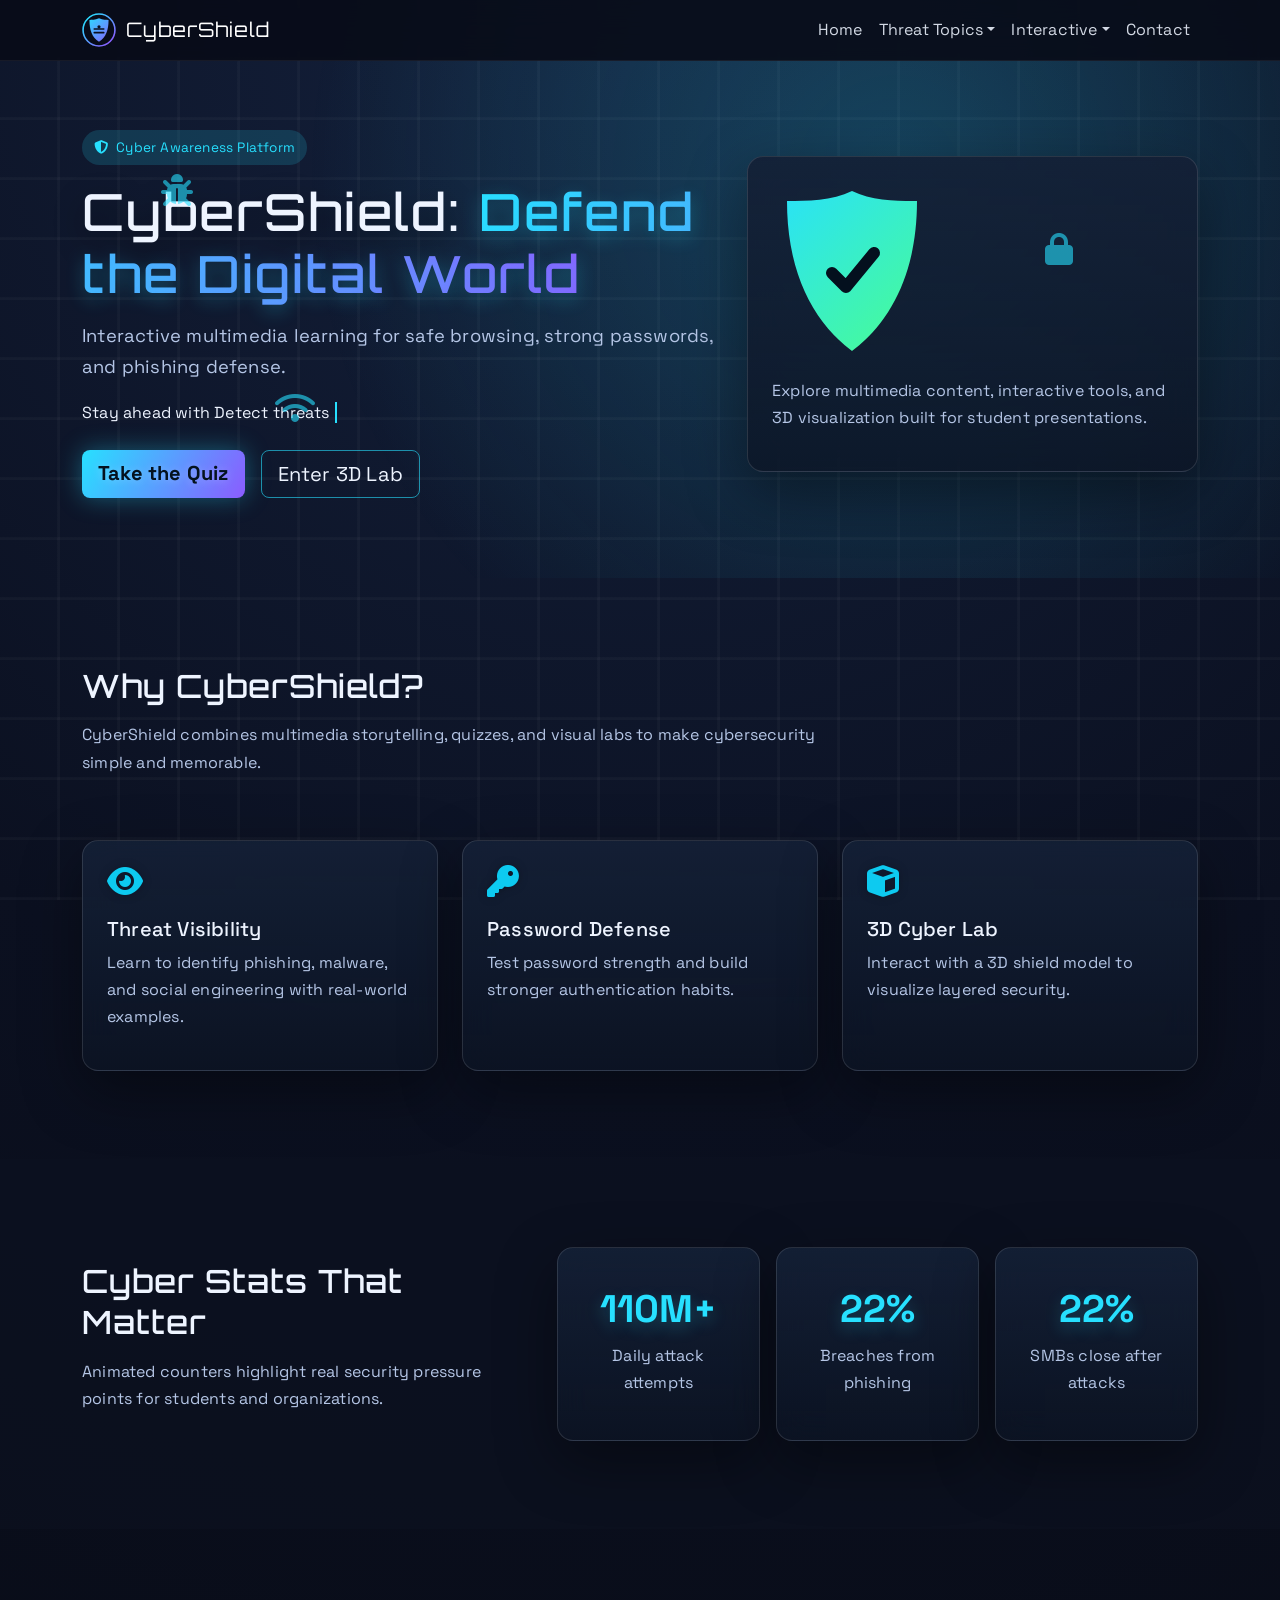
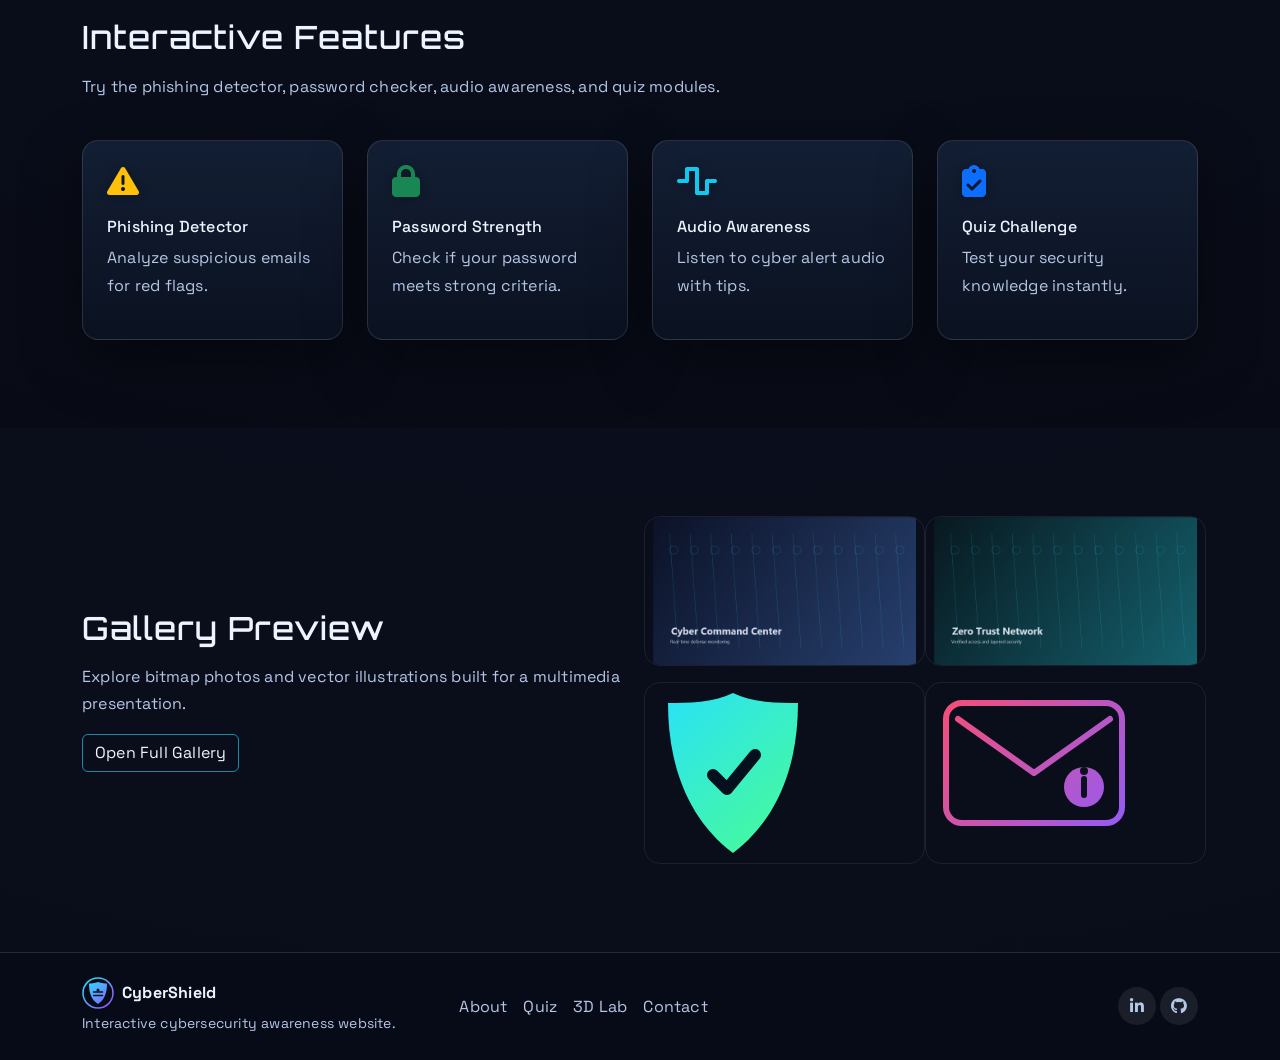
<file: index.html>
<!DOCTYPE html>
<html lang="en">
<head>
  <meta charset="UTF-8">
  <meta name="viewport" content="width=device-width, initial-scale=1">
  <title>CyberShield | Interactive Cybersecurity Awareness</title>
  <link rel="icon" type="image/svg+xml" href="images/favicon.svg">
  <link rel="stylesheet" href="https://cdn.jsdelivr.net/npm/bootstrap@5.3.3/dist/css/bootstrap.min.css">
  <link rel="stylesheet" href="https://cdnjs.cloudflare.com/ajax/libs/font-awesome/6.5.0/css/all.min.css">
  <link rel="stylesheet" href="https://cdn.jsdelivr.net/npm/aos@2.3.4/dist/aos.css">
  <link rel="stylesheet" href="https://fonts.googleapis.com/css2?family=Orbitron:wght@500;700&family=Space+Grotesk:wght@400;500;600;700&display=swap">
  <link rel="stylesheet" href="css/styles.css">
</head>
<body class="page-fade">
  <!-- Loading screen -->
  <div id="loading-screen" class="loading-screen">
    <div class="text-center">
      <div class="spinner mb-3"></div>
      <div class="text-uppercase" style="letter-spacing: 3px;">Initializing CyberShield</div>
    </div>
  </div>

  <nav class="navbar navbar-expand-lg navbar-dark fixed-top">
    <div class="container">
      <a class="navbar-brand" href="index.html">
        <img src="images/logo.svg" alt="CyberShield logo">
        <span>CyberShield</span>
      </a>
      <button class="navbar-toggler" type="button" data-bs-toggle="collapse" data-bs-target="#mainNav" aria-controls="mainNav" aria-expanded="false" aria-label="Toggle navigation">
        <span class="navbar-toggler-icon"></span>
      </button>
      <div class="collapse navbar-collapse" id="mainNav">
        <ul class="navbar-nav ms-auto">
          <li class="nav-item"><a class="nav-link" href="index.html">Home</a></li>
          <li class="nav-item dropdown">
            <a class="nav-link dropdown-toggle" href="#" role="button" data-bs-toggle="dropdown" aria-expanded="false">Threat Topics</a>
            <ul class="dropdown-menu">
              <li><a class="dropdown-item" href="pages/about.html">About Cyber Threats</a></li>
              <li><a class="dropdown-item" href="pages/phishing.html">Phishing Awareness</a></li>
              <li><a class="dropdown-item" href="pages/password.html">Password Security</a></li>
              <li><a class="dropdown-item" href="pages/browsing.html">Safe Browsing Tips</a></li>
            </ul>
          </li>
          <li class="nav-item dropdown">
            <a class="nav-link dropdown-toggle" href="#" role="button" data-bs-toggle="dropdown" aria-expanded="false">Interactive</a>
            <ul class="dropdown-menu">
              <li><a class="dropdown-item" href="pages/quiz.html">Cyber Quiz</a></li>
              <li><a class="dropdown-item" href="pages/3d-lab.html">3D Cyber Lab</a></li>
              <li><a class="dropdown-item" href="pages/audio.html">Audio Awareness</a></li>
              <li><a class="dropdown-item" href="pages/gallery.html">Gallery</a></li>
            </ul>
          </li>
          <li class="nav-item"><a class="nav-link" href="pages/contact.html">Contact</a></li>
        </ul>
      </div>
    </div>
  </nav>

  <header class="hero">
    <div class="container hero-content">
      <div class="row align-items-center">
        <div class="col-lg-7" data-aos="fade-right">
          <span class="badge-soft mb-3"><i class="fa-solid fa-shield-halved"></i> Cyber Awareness Platform</span>
          <h1 class="hero-title">CyberShield: <span class="gradient-text">Defend the Digital World</span></h1>
          <p class="hero-subtitle mt-3">Interactive multimedia learning for safe browsing, strong passwords, and phishing defense.</p>
          <p class="mt-3">Stay ahead with <span id="typing-text" class="typing" data-phrases="Detect threats|Secure devices|Build safer habits"></span></p>
          <div class="d-flex flex-wrap gap-3 mt-4">
            <a class="btn btn-glow btn-lg" href="pages/quiz.html">Take the Quiz</a>
            <a class="btn btn-outline-glow btn-lg" href="pages/3d-lab.html">Enter 3D Lab</a>
          </div>
        </div>
        <div class="col-lg-5 mt-5 mt-lg-0" data-aos="fade-left">
          <div class="glass p-4 rounded-4">
            <img src="images/shield.svg" alt="Security shield illustration">
            <p class="mt-3 text-muted">Explore multimedia content, interactive tools, and 3D visualization built for student presentations.</p>
          </div>
        </div>
      </div>
      <i class="fa-solid fa-bug float-icon" style="top: 12%; left: 8%;"></i>
      <i class="fa-solid fa-lock float-icon" style="top: 28%; right: 12%; animation-delay: 1.2s;"></i>
      <i class="fa-solid fa-wifi float-icon" style="bottom: 20%; left: 18%; animation-delay: 2s;"></i>
    </div>
  </header>

  <section class="section-pad">
    <div class="container">
      <div class="row mb-5">
        <div class="col-lg-8" data-aos="fade-up">
          <h2 class="section-title">Why CyberShield?</h2>
          <p class="text-muted">CyberShield combines multimedia storytelling, quizzes, and visual labs to make cybersecurity simple and memorable.</p>
        </div>
      </div>
      <div class="row g-4">
        <div class="col-md-4" data-aos="zoom-in">
          <div class="glass card-hover p-4 rounded-4 h-100">
            <i class="fa-solid fa-eye fa-2x text-info"></i>
            <h5 class="mt-3">Threat Visibility</h5>
            <p class="text-muted">Learn to identify phishing, malware, and social engineering with real-world examples.</p>
          </div>
        </div>
        <div class="col-md-4" data-aos="zoom-in" data-aos-delay="100">
          <div class="glass card-hover p-4 rounded-4 h-100">
            <i class="fa-solid fa-key fa-2x text-info"></i>
            <h5 class="mt-3">Password Defense</h5>
            <p class="text-muted">Test password strength and build stronger authentication habits.</p>
          </div>
        </div>
        <div class="col-md-4" data-aos="zoom-in" data-aos-delay="200">
          <div class="glass card-hover p-4 rounded-4 h-100">
            <i class="fa-solid fa-cube fa-2x text-info"></i>
            <h5 class="mt-3">3D Cyber Lab</h5>
            <p class="text-muted">Interact with a 3D shield model to visualize layered security.</p>
          </div>
        </div>
      </div>
    </div>
  </section>

  <section class="section-pad" style="background: rgba(12, 18, 32, 0.6);">
    <div class="container">
      <div class="row align-items-center g-4">
        <div class="col-lg-5" data-aos="fade-right">
          <h2 class="section-title">Cyber Stats That Matter</h2>
          <p class="text-muted">Animated counters highlight real security pressure points for students and organizations.</p>
        </div>
        <div class="col-lg-7">
          <div class="row g-3 stats-grid">
            <div class="col-md-4" data-aos="fade-up">
              <div class="glass stat rounded-4">
                <div class="counter" data-target="300" data-suffix="M+">0</div>
                <p class="text-muted">Daily attack attempts</p>
              </div>
            </div>
            <div class="col-md-4" data-aos="fade-up" data-aos-delay="100">
              <div class="glass stat rounded-4">
                <div class="counter" data-target="91" data-suffix="%">0</div>
                <p class="text-muted">Breaches from phishing</p>
              </div>
            </div>
            <div class="col-md-4" data-aos="fade-up" data-aos-delay="200">
              <div class="glass stat rounded-4">
                <div class="counter" data-target="60" data-suffix="%">0</div>
                <p class="text-muted">SMBs close after attacks</p>
              </div>
            </div>
          </div>
        </div>
      </div>
    </div>
  </section>

  <section class="section-pad">
    <div class="container">
      <div class="row mb-4">
        <div class="col-lg-8" data-aos="fade-up">
          <h2 class="section-title">Interactive Features</h2>
          <p class="text-muted">Try the phishing detector, password checker, audio awareness, and quiz modules.</p>
        </div>
      </div>
      <div class="row g-4">
        <div class="col-md-6 col-lg-3" data-aos="flip-left">
          <div class="glass card-hover p-4 rounded-4 h-100">
            <i class="fa-solid fa-triangle-exclamation fa-2x text-warning"></i>
            <h6 class="mt-3">Phishing Detector</h6>
            <p class="text-muted">Analyze suspicious emails for red flags.</p>
          </div>
        </div>
        <div class="col-md-6 col-lg-3" data-aos="flip-left" data-aos-delay="100">
          <div class="glass card-hover p-4 rounded-4 h-100">
            <i class="fa-solid fa-lock fa-2x text-success"></i>
            <h6 class="mt-3">Password Strength</h6>
            <p class="text-muted">Check if your password meets strong criteria.</p>
          </div>
        </div>
        <div class="col-md-6 col-lg-3" data-aos="flip-left" data-aos-delay="200">
          <div class="glass card-hover p-4 rounded-4 h-100">
            <i class="fa-solid fa-wave-square fa-2x text-info"></i>
            <h6 class="mt-3">Audio Awareness</h6>
            <p class="text-muted">Listen to cyber alert audio with tips.</p>
          </div>
        </div>
        <div class="col-md-6 col-lg-3" data-aos="flip-left" data-aos-delay="300">
          <div class="glass card-hover p-4 rounded-4 h-100">
            <i class="fa-solid fa-clipboard-check fa-2x text-primary"></i>
            <h6 class="mt-3">Quiz Challenge</h6>
            <p class="text-muted">Test your security knowledge instantly.</p>
          </div>
        </div>
      </div>
    </div>
  </section>

  <section class="section-pad" style="background: rgba(12, 18, 32, 0.6);">
    <div class="container">
      <div class="row align-items-center g-4">
        <div class="col-lg-6" data-aos="fade-right">
          <h2 class="section-title">Gallery Preview</h2>
          <p class="text-muted">Explore bitmap photos and vector illustrations built for a multimedia presentation.</p>
          <a class="btn btn-outline-glow" href="pages/gallery.html">Open Full Gallery</a>
        </div>
        <div class="col-lg-6" data-aos="fade-left">
          <div class="row g-3">
            <div class="col-6 gallery-img"><img src="images/cyber1.png" alt="Cyber lab image" loading="lazy"></div>
            <div class="col-6 gallery-img"><img src="images/cyber2.png" alt="Security network image" loading="lazy"></div>
            <div class="col-6 gallery-img"><img src="images/shield.svg" alt="Shield vector" loading="lazy"></div>
            <div class="col-6 gallery-img"><img src="images/phish.svg" alt="Phishing alert vector" loading="lazy"></div>
          </div>
        </div>
      </div>
    </div>
  </section>

  <footer class="footer py-4">
    <div class="container">
      <div class="row align-items-center g-3">
        <div class="col-md-4">
          <div class="d-flex align-items-center gap-2">
            <img src="images/logo.svg" alt="CyberShield logo" style="width: 32px;">
            <strong>CyberShield</strong>
          </div>
          <small class="text-muted">Interactive cybersecurity awareness website.</small>
        </div>
        <div class="col-md-4">
          <div class="d-flex gap-3 flex-wrap">
            <a href="pages/about.html">About</a>
            <a href="pages/quiz.html">Quiz</a>
            <a href="pages/3d-lab.html">3D Lab</a>
            <a href="pages/contact.html">Contact</a>
          </div>
        </div>
        <div class="col-md-4 text-md-end social-icons">
          <a href="https://www.linkedin.com/in/aniketkanelkar/" aria-label="LinkedIn"><i class="fab fa-linkedin-in"></i></a>
          <a href="https://github.com/Aniketvk0310" aria-label="Github"><i class="fab fa-github"></i></a>
          
        </div>
      </div>
    </div>
  </footer>

  <button id="backToTop" class="back-to-top" aria-label="Back to top"><i class="fa-solid fa-arrow-up"></i></button>

  <script src="https://cdn.jsdelivr.net/npm/bootstrap@5.3.3/dist/js/bootstrap.bundle.min.js"></script>
  <script src="https://cdn.jsdelivr.net/npm/aos@2.3.4/dist/aos.js"></script>
  <script src="js/main.js"></script>
</body>
</html>
</file>
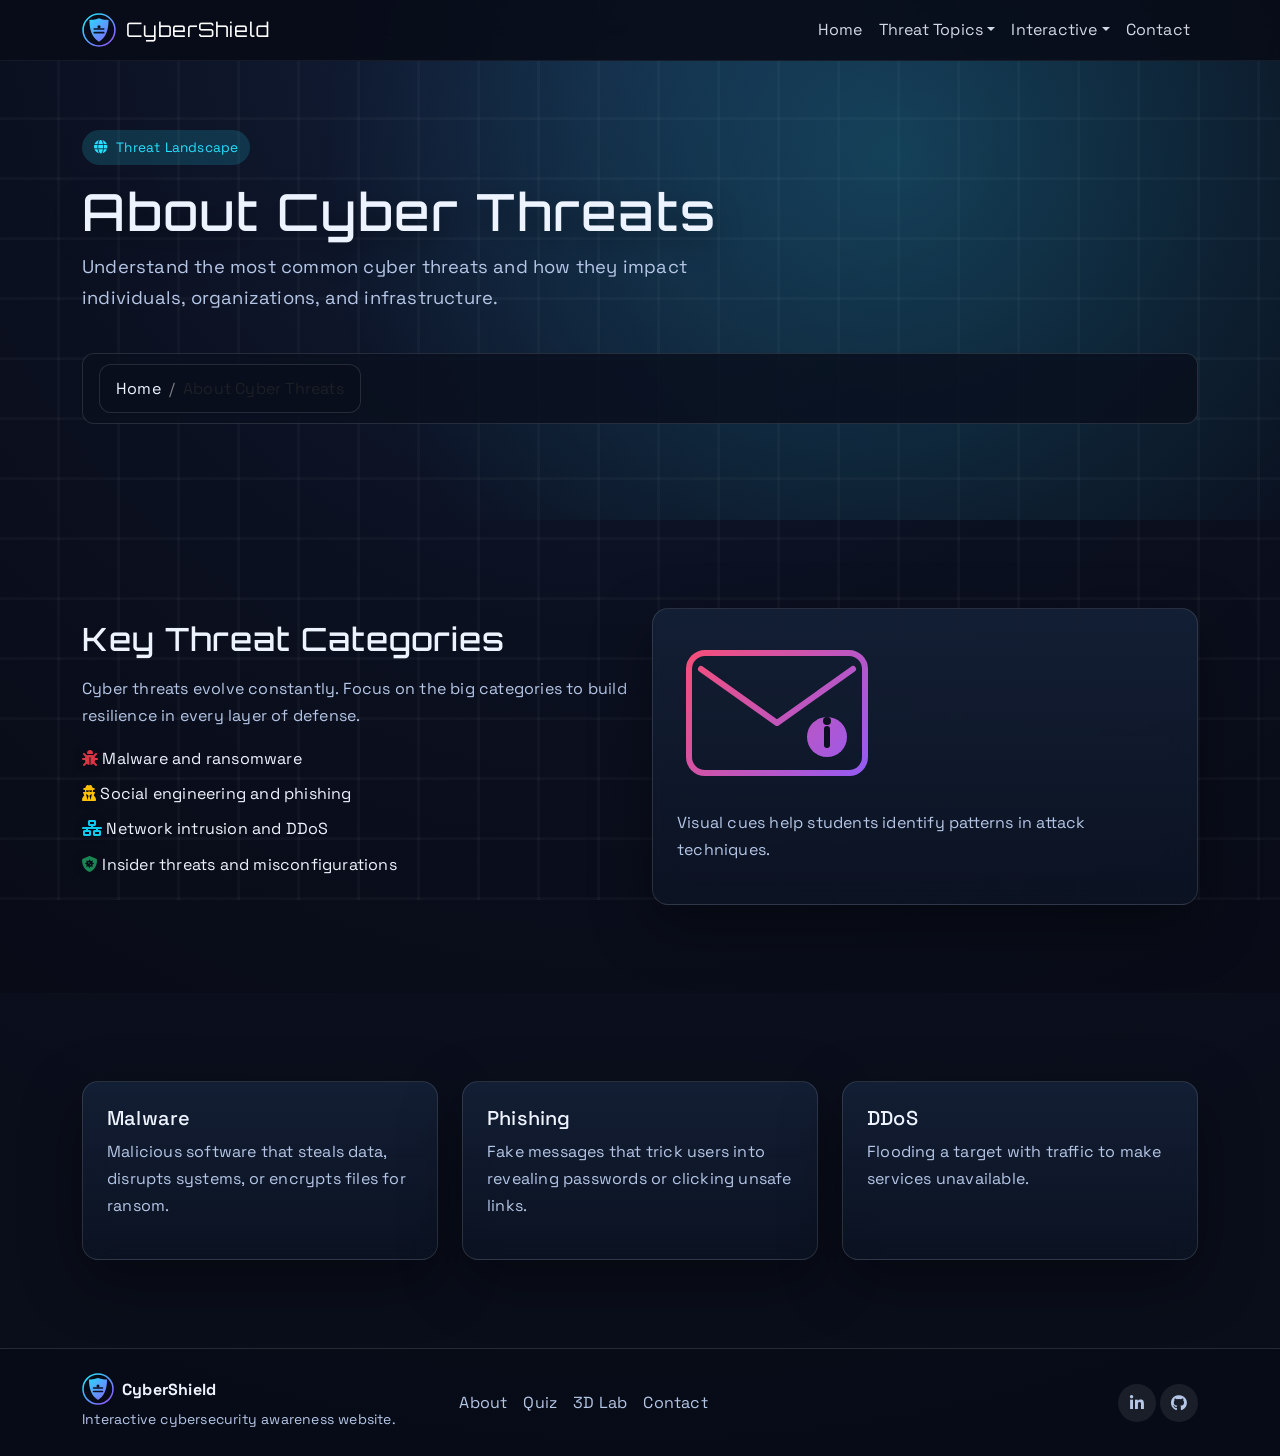
<file: pages/about.html>
<!DOCTYPE html>
<html lang="en">
<head>
  <meta charset="UTF-8">
  <meta name="viewport" content="width=device-width, initial-scale=1">
  <title>About Cyber Threats | CyberShield</title>
  <link rel="icon" type="image/svg+xml" href="../images/favicon.svg">
  <link rel="stylesheet" href="https://cdn.jsdelivr.net/npm/bootstrap@5.3.3/dist/css/bootstrap.min.css">
  <link rel="stylesheet" href="https://cdnjs.cloudflare.com/ajax/libs/font-awesome/6.5.0/css/all.min.css">
  <link rel="stylesheet" href="https://cdn.jsdelivr.net/npm/aos@2.3.4/dist/aos.css">
  <link rel="stylesheet" href="https://fonts.googleapis.com/css2?family=Orbitron:wght@500;700&family=Space+Grotesk:wght@400;500;600;700&display=swap">
  <link rel="stylesheet" href="../css/styles.css">
</head>
<body class="page-fade">
  <div id="loading-screen" class="loading-screen">
    <div class="text-center">
      <div class="spinner mb-3"></div>
      <div class="text-uppercase" style="letter-spacing: 3px;">Loading Threat Intel</div>
    </div>
  </div>

  <nav class="navbar navbar-expand-lg navbar-dark fixed-top">
    <div class="container">
      <a class="navbar-brand" href="../index.html">
        <img src="../images/logo.svg" alt="CyberShield logo">
        <span>CyberShield</span>
      </a>
      <button class="navbar-toggler" type="button" data-bs-toggle="collapse" data-bs-target="#mainNav" aria-controls="mainNav" aria-expanded="false" aria-label="Toggle navigation">
        <span class="navbar-toggler-icon"></span>
      </button>
      <div class="collapse navbar-collapse" id="mainNav">
        <ul class="navbar-nav ms-auto">
          <li class="nav-item"><a class="nav-link" href="../index.html">Home</a></li>
          <li class="nav-item dropdown">
            <a class="nav-link dropdown-toggle" href="#" role="button" data-bs-toggle="dropdown" aria-expanded="false">Threat Topics</a>
            <ul class="dropdown-menu">
              <li><a class="dropdown-item" href="about.html">About Cyber Threats</a></li>
              <li><a class="dropdown-item" href="phishing.html">Phishing Awareness</a></li>
              <li><a class="dropdown-item" href="password.html">Password Security</a></li>
              <li><a class="dropdown-item" href="browsing.html">Safe Browsing Tips</a></li>
            </ul>
          </li>
          <li class="nav-item dropdown">
            <a class="nav-link dropdown-toggle" href="#" role="button" data-bs-toggle="dropdown" aria-expanded="false">Interactive</a>
            <ul class="dropdown-menu">
              <li><a class="dropdown-item" href="quiz.html">Cyber Quiz</a></li>
              <li><a class="dropdown-item" href="3d-lab.html">3D Cyber Lab</a></li>
              <li><a class="dropdown-item" href="audio.html">Audio Awareness</a></li>
              <li><a class="dropdown-item" href="gallery.html">Gallery</a></li>
            </ul>
          </li>
          <li class="nav-item"><a class="nav-link" href="contact.html">Contact</a></li>
        </ul>
      </div>
    </div>
  </nav>

  <header class="hero">
    <div class="container hero-content">
      <div class="row">
        <div class="col-lg-8" data-aos="fade-right">
          <span class="badge-soft mb-3"><i class="fa-solid fa-globe"></i> Threat Landscape</span>
          <h1 class="hero-title">About Cyber Threats</h1>
          <p class="hero-subtitle">Understand the most common cyber threats and how they impact individuals, organizations, and infrastructure.</p>
        </div>
      </div>
      <nav class="breadcrumb mt-4" aria-label="breadcrumb">
        <ol class="breadcrumb mb-0">
          <li class="breadcrumb-item"><a href="../index.html">Home</a></li>
          <li class="breadcrumb-item active" aria-current="page">About Cyber Threats</li>
        </ol>
      </nav>
    </div>
  </header>

  <section class="section-pad">
    <div class="container">
      <div class="row g-4 align-items-center">
        <div class="col-lg-6" data-aos="fade-right">
          <h2 class="section-title">Key Threat Categories</h2>
          <p class="text-muted">Cyber threats evolve constantly. Focus on the big categories to build resilience in every layer of defense.</p>
          <ul class="list-unstyled mt-3">
            <li class="mb-2"><i class="fa-solid fa-bug text-danger"></i> Malware and ransomware</li>
            <li class="mb-2"><i class="fa-solid fa-user-secret text-warning"></i> Social engineering and phishing</li>
            <li class="mb-2"><i class="fa-solid fa-network-wired text-info"></i> Network intrusion and DDoS</li>
            <li class="mb-2"><i class="fa-solid fa-shield-virus text-success"></i> Insider threats and misconfigurations</li>
          </ul>
        </div>
        <div class="col-lg-6" data-aos="fade-left">
          <div class="glass p-4 rounded-4">
            <img src="../images/phish.svg" alt="Phishing vector illustration">
            <p class="text-muted mt-3">Visual cues help students identify patterns in attack techniques.</p>
          </div>
        </div>
      </div>
    </div>
  </section>

  <section class="section-pad" style="background: rgba(12, 18, 32, 0.6);">
    <div class="container">
      <div class="row g-4">
        <div class="col-md-4" data-aos="fade-up">
          <div class="glass card-hover p-4 rounded-4 h-100">
            <h5>Malware</h5>
            <p class="text-muted">Malicious software that steals data, disrupts systems, or encrypts files for ransom.</p>
          </div>
        </div>
        <div class="col-md-4" data-aos="fade-up" data-aos-delay="100">
          <div class="glass card-hover p-4 rounded-4 h-100">
            <h5>Phishing</h5>
            <p class="text-muted">Fake messages that trick users into revealing passwords or clicking unsafe links.</p>
          </div>
        </div>
        <div class="col-md-4" data-aos="fade-up" data-aos-delay="200">
          <div class="glass card-hover p-4 rounded-4 h-100">
            <h5>DDoS</h5>
            <p class="text-muted">Flooding a target with traffic to make services unavailable.</p>
          </div>
        </div>
      </div>
    </div>
  </section>

  <footer class="footer py-4">
    <div class="container">
      <div class="row align-items-center g-3">
        <div class="col-md-4">
          <div class="d-flex align-items-center gap-2">
            <img src="../images/logo.svg" alt="CyberShield logo" style="width: 32px;">
            <strong>CyberShield</strong>
          </div>
          <small class="text-muted">Interactive cybersecurity awareness website.</small>
        </div>
        <div class="col-md-4">
          <div class="d-flex gap-3 flex-wrap">
            <a href="about.html">About</a>
            <a href="quiz.html">Quiz</a>
            <a href="3d-lab.html">3D Lab</a>
            <a href="contact.html">Contact</a>
          </div>
        </div>
        <div class="col-md-4 text-md-end social-icons">
         <a href="https://www.linkedin.com/in/aniketkanelkar/" aria-label="LinkedIn"><i class="fab fa-linkedin-in"></i></a>
          <a href="https://github.com/Aniketvk0310" aria-label="Github"><i class="fab fa-github"></i></a>
          
        </div>
      </div>
    </div>
  </footer>

  <button id="backToTop" class="back-to-top" aria-label="Back to top"><i class="fa-solid fa-arrow-up"></i></button>

  <script src="https://cdn.jsdelivr.net/npm/bootstrap@5.3.3/dist/js/bootstrap.bundle.min.js"></script>
  <script src="https://cdn.jsdelivr.net/npm/aos@2.3.4/dist/aos.js"></script>
  <script src="../js/main.js"></script>
</body>
</html>
</file>
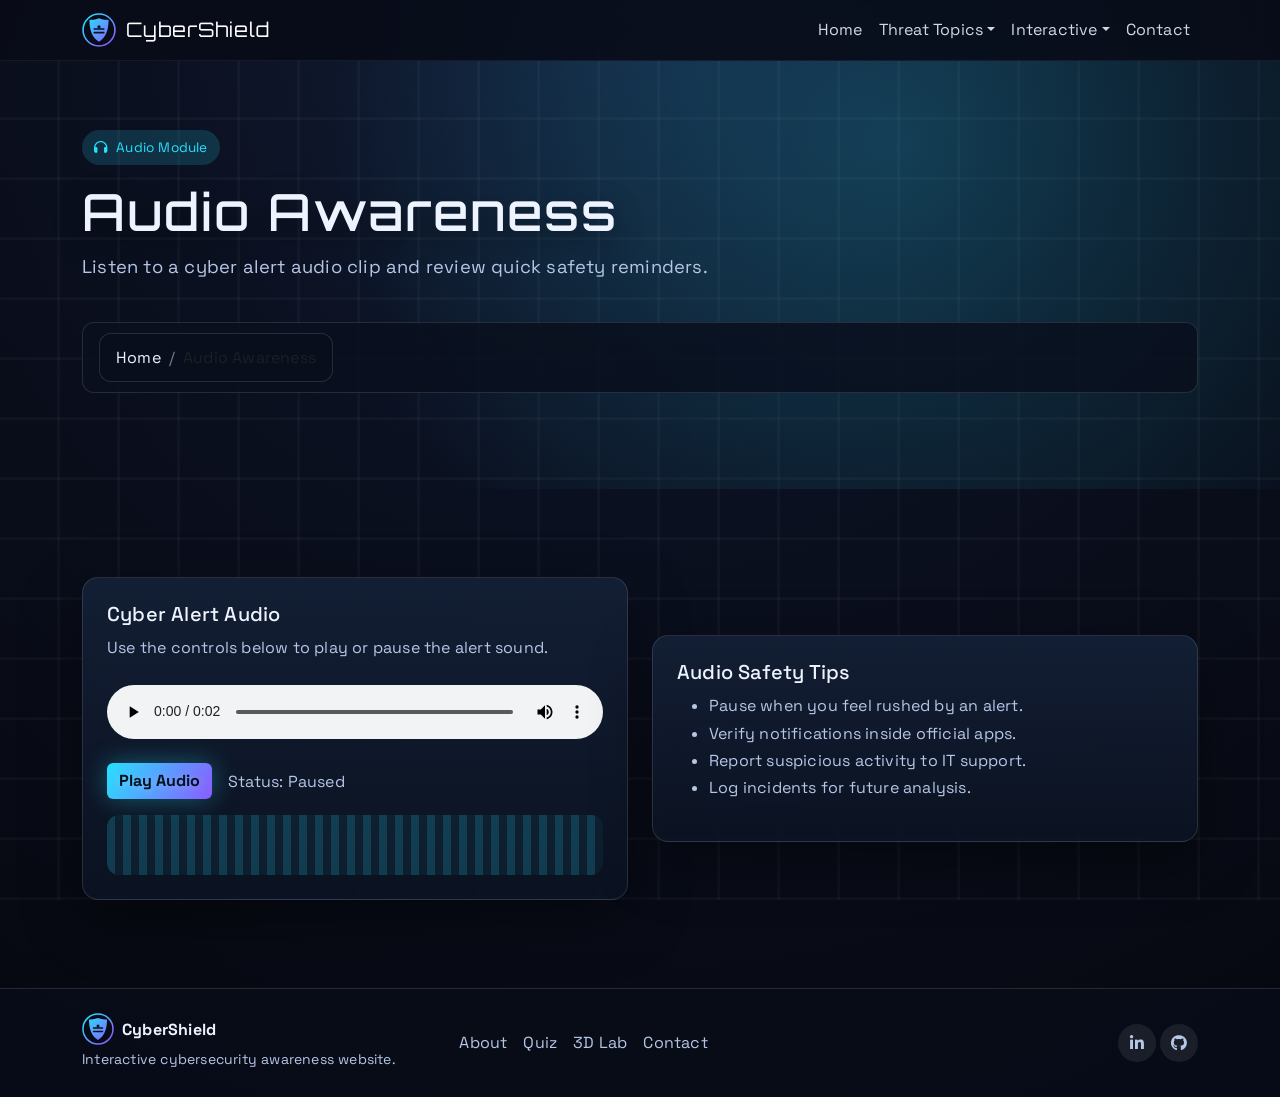
<file: pages/audio.html>
<!DOCTYPE html>
<html lang="en">
<head>
  <meta charset="UTF-8">
  <meta name="viewport" content="width=device-width, initial-scale=1">
  <title>Audio Awareness | CyberShield</title>
  <link rel="icon" type="image/svg+xml" href="../images/favicon.svg">
  <link rel="stylesheet" href="https://cdn.jsdelivr.net/npm/bootstrap@5.3.3/dist/css/bootstrap.min.css">
  <link rel="stylesheet" href="https://cdnjs.cloudflare.com/ajax/libs/font-awesome/6.5.0/css/all.min.css">
  <link rel="stylesheet" href="https://cdn.jsdelivr.net/npm/aos@2.3.4/dist/aos.css">
  <link rel="stylesheet" href="https://fonts.googleapis.com/css2?family=Orbitron:wght@500;700&family=Space+Grotesk:wght@400;500;600;700&display=swap">
  <link rel="stylesheet" href="../css/styles.css">
</head>
<body class="page-fade">
  <div id="loading-screen" class="loading-screen">
    <div class="text-center">
      <div class="spinner mb-3"></div>
      <div class="text-uppercase" style="letter-spacing: 3px;">Loading Audio</div>
    </div>
  </div>

  <nav class="navbar navbar-expand-lg navbar-dark fixed-top">
    <div class="container">
      <a class="navbar-brand" href="../index.html">
        <img src="../images/logo.svg" alt="CyberShield logo">
        <span>CyberShield</span>
      </a>
      <button class="navbar-toggler" type="button" data-bs-toggle="collapse" data-bs-target="#mainNav" aria-controls="mainNav" aria-expanded="false" aria-label="Toggle navigation">
        <span class="navbar-toggler-icon"></span>
      </button>
      <div class="collapse navbar-collapse" id="mainNav">
        <ul class="navbar-nav ms-auto">
          <li class="nav-item"><a class="nav-link" href="../index.html">Home</a></li>
          <li class="nav-item dropdown">
            <a class="nav-link dropdown-toggle" href="#" role="button" data-bs-toggle="dropdown" aria-expanded="false">Threat Topics</a>
            <ul class="dropdown-menu">
              <li><a class="dropdown-item" href="about.html">About Cyber Threats</a></li>
              <li><a class="dropdown-item" href="phishing.html">Phishing Awareness</a></li>
              <li><a class="dropdown-item" href="password.html">Password Security</a></li>
              <li><a class="dropdown-item" href="browsing.html">Safe Browsing Tips</a></li>
            </ul>
          </li>
          <li class="nav-item dropdown">
            <a class="nav-link dropdown-toggle" href="#" role="button" data-bs-toggle="dropdown" aria-expanded="false">Interactive</a>
            <ul class="dropdown-menu">
              <li><a class="dropdown-item" href="quiz.html">Cyber Quiz</a></li>
              <li><a class="dropdown-item" href="3d-lab.html">3D Cyber Lab</a></li>
              <li><a class="dropdown-item" href="audio.html">Audio Awareness</a></li>
              <li><a class="dropdown-item" href="gallery.html">Gallery</a></li>
            </ul>
          </li>
          <li class="nav-item"><a class="nav-link" href="contact.html">Contact</a></li>
        </ul>
      </div>
    </div>
  </nav>

  <header class="hero">
    <div class="container hero-content">
      <div class="row">
        <div class="col-lg-8" data-aos="fade-right">
          <span class="badge-soft mb-3"><i class="fa-solid fa-headphones"></i> Audio Module</span>
          <h1 class="hero-title">Audio Awareness</h1>
          <p class="hero-subtitle">Listen to a cyber alert audio clip and review quick safety reminders.</p>
        </div>
      </div>
      <nav class="breadcrumb mt-4" aria-label="breadcrumb">
        <ol class="breadcrumb mb-0">
          <li class="breadcrumb-item"><a href="../index.html">Home</a></li>
          <li class="breadcrumb-item active" aria-current="page">Audio Awareness</li>
        </ol>
      </nav>
    </div>
  </header>

  <section class="section-pad">
    <div class="container">
      <div class="row g-4 align-items-center">
        <div class="col-lg-6" data-aos="fade-up">
          <div class="glass p-4 rounded-4">
            <h5>Cyber Alert Audio</h5>
            <p class="text-muted">Use the controls below to play or pause the alert sound.</p>
            <audio id="alert-audio" controls class="w-100 mt-2">
              <source src="../audio/cyber-alert.wav" type="audio/wav">
              Your browser does not support the audio element.
            </audio>
            <div class="d-flex align-items-center gap-3 mt-3">
              <button id="audio-toggle" class="btn btn-glow">Play Audio</button>
              <span id="audio-status" class="text-muted">Status: Paused</span>
            </div>
            <div class="audio-wave mt-3"></div>
          </div>
        </div>
        <div class="col-lg-6" data-aos="fade-up" data-aos-delay="150">
          <div class="glass p-4 rounded-4">
            <h5>Audio Safety Tips</h5>
            <ul class="text-muted">
              <li>Pause when you feel rushed by an alert.</li>
              <li>Verify notifications inside official apps.</li>
              <li>Report suspicious activity to IT support.</li>
              <li>Log incidents for future analysis.</li>
            </ul>
          </div>
        </div>
      </div>
    </div>
  </section>

  <footer class="footer py-4">
    <div class="container">
      <div class="row align-items-center g-3">
        <div class="col-md-4">
          <div class="d-flex align-items-center gap-2">
            <img src="../images/logo.svg" alt="CyberShield logo" style="width: 32px;">
            <strong>CyberShield</strong>
          </div>
          <small class="text-muted">Interactive cybersecurity awareness website.</small>
        </div>
        <div class="col-md-4">
          <div class="d-flex gap-3 flex-wrap">
            <a href="about.html">About</a>
            <a href="quiz.html">Quiz</a>
            <a href="3d-lab.html">3D Lab</a>
            <a href="contact.html">Contact</a>
          </div>
        </div>
        <div class="col-md-4 text-md-end social-icons">
          <a href="https://www.linkedin.com/in/aniketkanelkar/" aria-label="LinkedIn"><i class="fab fa-linkedin-in"></i></a>
          <a href="https://github.com/Aniketvk0310" aria-label="Github"><i class="fab fa-github"></i></a>
          
        </div>
      </div>
    </div>
  </footer>

  <button id="backToTop" class="back-to-top" aria-label="Back to top"><i class="fa-solid fa-arrow-up"></i></button>

  <script src="https://cdn.jsdelivr.net/npm/bootstrap@5.3.3/dist/js/bootstrap.bundle.min.js"></script>
  <script src="https://cdn.jsdelivr.net/npm/aos@2.3.4/dist/aos.js"></script>
  <script src="../js/main.js"></script>
  <script src="../js/audio.js"></script>
</body>
</html>
</file>
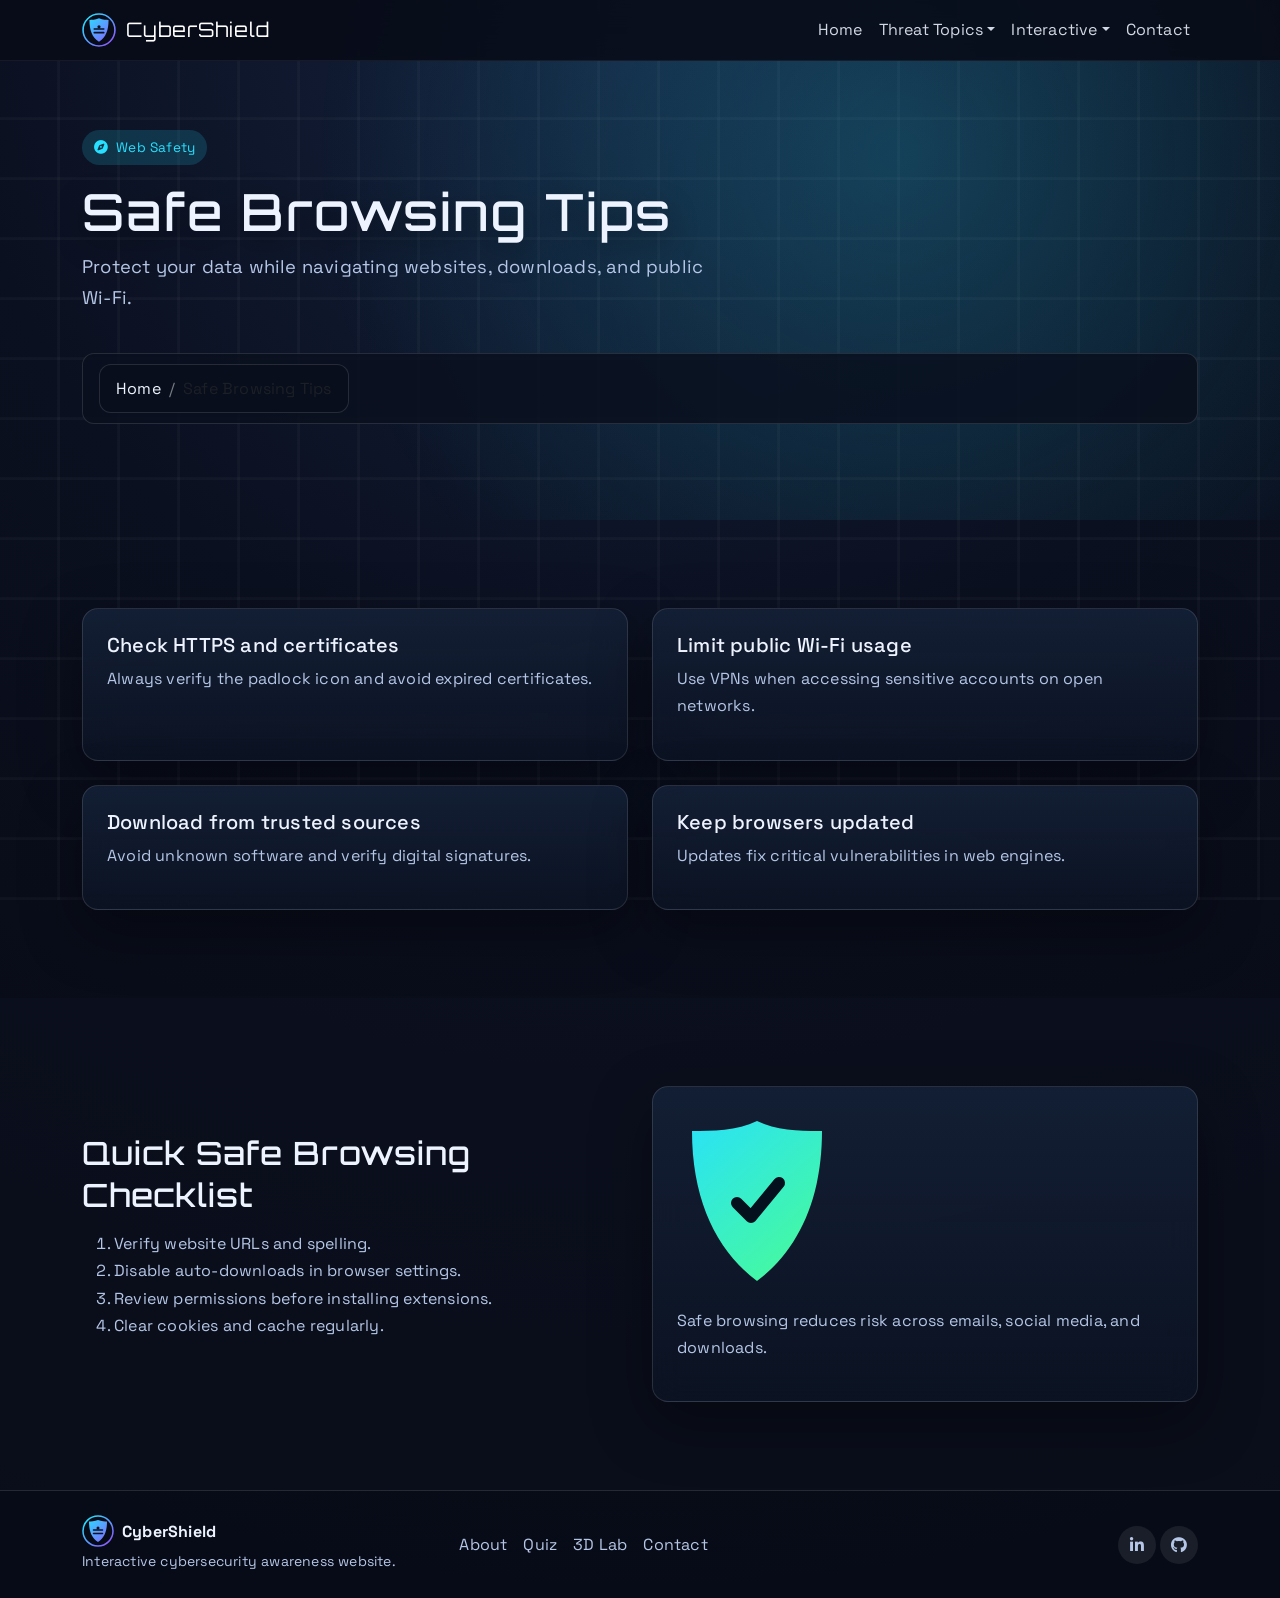
<file: pages/browsing.html>
<!DOCTYPE html>
<html lang="en">
<head>
  <meta charset="UTF-8">
  <meta name="viewport" content="width=device-width, initial-scale=1">
  <title>Safe Browsing Tips | CyberShield</title>
  <link rel="icon" type="image/svg+xml" href="../images/favicon.svg">
  <link rel="stylesheet" href="https://cdn.jsdelivr.net/npm/bootstrap@5.3.3/dist/css/bootstrap.min.css">
  <link rel="stylesheet" href="https://cdnjs.cloudflare.com/ajax/libs/font-awesome/6.5.0/css/all.min.css">
  <link rel="stylesheet" href="https://cdn.jsdelivr.net/npm/aos@2.3.4/dist/aos.css">
  <link rel="stylesheet" href="https://fonts.googleapis.com/css2?family=Orbitron:wght@500;700&family=Space+Grotesk:wght@400;500;600;700&display=swap">
  <link rel="stylesheet" href="../css/styles.css">
</head>
<body class="page-fade">
  <div id="loading-screen" class="loading-screen">
    <div class="text-center">
      <div class="spinner mb-3"></div>
      <div class="text-uppercase" style="letter-spacing: 3px;">Safe Browsing Boot</div>
    </div>
  </div>

  <nav class="navbar navbar-expand-lg navbar-dark fixed-top">
    <div class="container">
      <a class="navbar-brand" href="../index.html">
        <img src="../images/logo.svg" alt="CyberShield logo">
        <span>CyberShield</span>
      </a>
      <button class="navbar-toggler" type="button" data-bs-toggle="collapse" data-bs-target="#mainNav" aria-controls="mainNav" aria-expanded="false" aria-label="Toggle navigation">
        <span class="navbar-toggler-icon"></span>
      </button>
      <div class="collapse navbar-collapse" id="mainNav">
        <ul class="navbar-nav ms-auto">
          <li class="nav-item"><a class="nav-link" href="../index.html">Home</a></li>
          <li class="nav-item dropdown">
            <a class="nav-link dropdown-toggle" href="#" role="button" data-bs-toggle="dropdown" aria-expanded="false">Threat Topics</a>
            <ul class="dropdown-menu">
              <li><a class="dropdown-item" href="about.html">About Cyber Threats</a></li>
              <li><a class="dropdown-item" href="phishing.html">Phishing Awareness</a></li>
              <li><a class="dropdown-item" href="password.html">Password Security</a></li>
              <li><a class="dropdown-item" href="browsing.html">Safe Browsing Tips</a></li>
            </ul>
          </li>
          <li class="nav-item dropdown">
            <a class="nav-link dropdown-toggle" href="#" role="button" data-bs-toggle="dropdown" aria-expanded="false">Interactive</a>
            <ul class="dropdown-menu">
              <li><a class="dropdown-item" href="quiz.html">Cyber Quiz</a></li>
              <li><a class="dropdown-item" href="3d-lab.html">3D Cyber Lab</a></li>
              <li><a class="dropdown-item" href="audio.html">Audio Awareness</a></li>
              <li><a class="dropdown-item" href="gallery.html">Gallery</a></li>
            </ul>
          </li>
          <li class="nav-item"><a class="nav-link" href="contact.html">Contact</a></li>
        </ul>
      </div>
    </div>
  </nav>

  <header class="hero">
    <div class="container hero-content">
      <div class="row">
        <div class="col-lg-8" data-aos="fade-right">
          <span class="badge-soft mb-3"><i class="fa-solid fa-compass"></i> Web Safety</span>
          <h1 class="hero-title">Safe Browsing Tips</h1>
          <p class="hero-subtitle">Protect your data while navigating websites, downloads, and public Wi-Fi.</p>
        </div>
      </div>
      <nav class="breadcrumb mt-4" aria-label="breadcrumb">
        <ol class="breadcrumb mb-0">
          <li class="breadcrumb-item"><a href="../index.html">Home</a></li>
          <li class="breadcrumb-item active" aria-current="page">Safe Browsing Tips</li>
        </ol>
      </nav>
    </div>
  </header>

  <section class="section-pad">
    <div class="container">
      <div class="row g-4">
        <div class="col-md-6" data-aos="fade-up">
          <div class="glass p-4 rounded-4 h-100">
            <h5>Check HTTPS and certificates</h5>
            <p class="text-muted">Always verify the padlock icon and avoid expired certificates.</p>
          </div>
        </div>
        <div class="col-md-6" data-aos="fade-up" data-aos-delay="100">
          <div class="glass p-4 rounded-4 h-100">
            <h5>Limit public Wi-Fi usage</h5>
            <p class="text-muted">Use VPNs when accessing sensitive accounts on open networks.</p>
          </div>
        </div>
        <div class="col-md-6" data-aos="fade-up" data-aos-delay="200">
          <div class="glass p-4 rounded-4 h-100">
            <h5>Download from trusted sources</h5>
            <p class="text-muted">Avoid unknown software and verify digital signatures.</p>
          </div>
        </div>
        <div class="col-md-6" data-aos="fade-up" data-aos-delay="300">
          <div class="glass p-4 rounded-4 h-100">
            <h5>Keep browsers updated</h5>
            <p class="text-muted">Updates fix critical vulnerabilities in web engines.</p>
          </div>
        </div>
      </div>
    </div>
  </section>

  <section class="section-pad" style="background: rgba(12, 18, 32, 0.6);">
    <div class="container">
      <div class="row align-items-center g-4">
        <div class="col-lg-6" data-aos="fade-right">
          <h2 class="section-title">Quick Safe Browsing Checklist</h2>
          <ol class="text-muted">
            <li>Verify website URLs and spelling.</li>
            <li>Disable auto-downloads in browser settings.</li>
            <li>Review permissions before installing extensions.</li>
            <li>Clear cookies and cache regularly.</li>
          </ol>
        </div>
        <div class="col-lg-6" data-aos="fade-left">
          <div class="glass p-4 rounded-4">
            <img src="../images/shield.svg" alt="Security shield illustration">
            <p class="text-muted mt-3">Safe browsing reduces risk across emails, social media, and downloads.</p>
          </div>
        </div>
      </div>
    </div>
  </section>

  <footer class="footer py-4">
    <div class="container">
      <div class="row align-items-center g-3">
        <div class="col-md-4">
          <div class="d-flex align-items-center gap-2">
            <img src="../images/logo.svg" alt="CyberShield logo" style="width: 32px;">
            <strong>CyberShield</strong>
          </div>
          <small class="text-muted">Interactive cybersecurity awareness website.</small>
        </div>
        <div class="col-md-4">
          <div class="d-flex gap-3 flex-wrap">
            <a href="about.html">About</a>
            <a href="quiz.html">Quiz</a>
            <a href="3d-lab.html">3D Lab</a>
            <a href="contact.html">Contact</a>
          </div>
        </div>
        <div class="col-md-4 text-md-end social-icons">
         <a href="https://www.linkedin.com/in/aniketkanelkar/" aria-label="LinkedIn"><i class="fab fa-linkedin-in"></i></a>
          <a href="https://github.com/Aniketvk0310" aria-label="Github"><i class="fab fa-github"></i></a>
          
        </div>
      </div>
    </div>
  </footer>

  <button id="backToTop" class="back-to-top" aria-label="Back to top"><i class="fa-solid fa-arrow-up"></i></button>

  <script src="https://cdn.jsdelivr.net/npm/bootstrap@5.3.3/dist/js/bootstrap.bundle.min.js"></script>
  <script src="https://cdn.jsdelivr.net/npm/aos@2.3.4/dist/aos.js"></script>
  <script src="../js/main.js"></script>
</body>
</html>
</file>
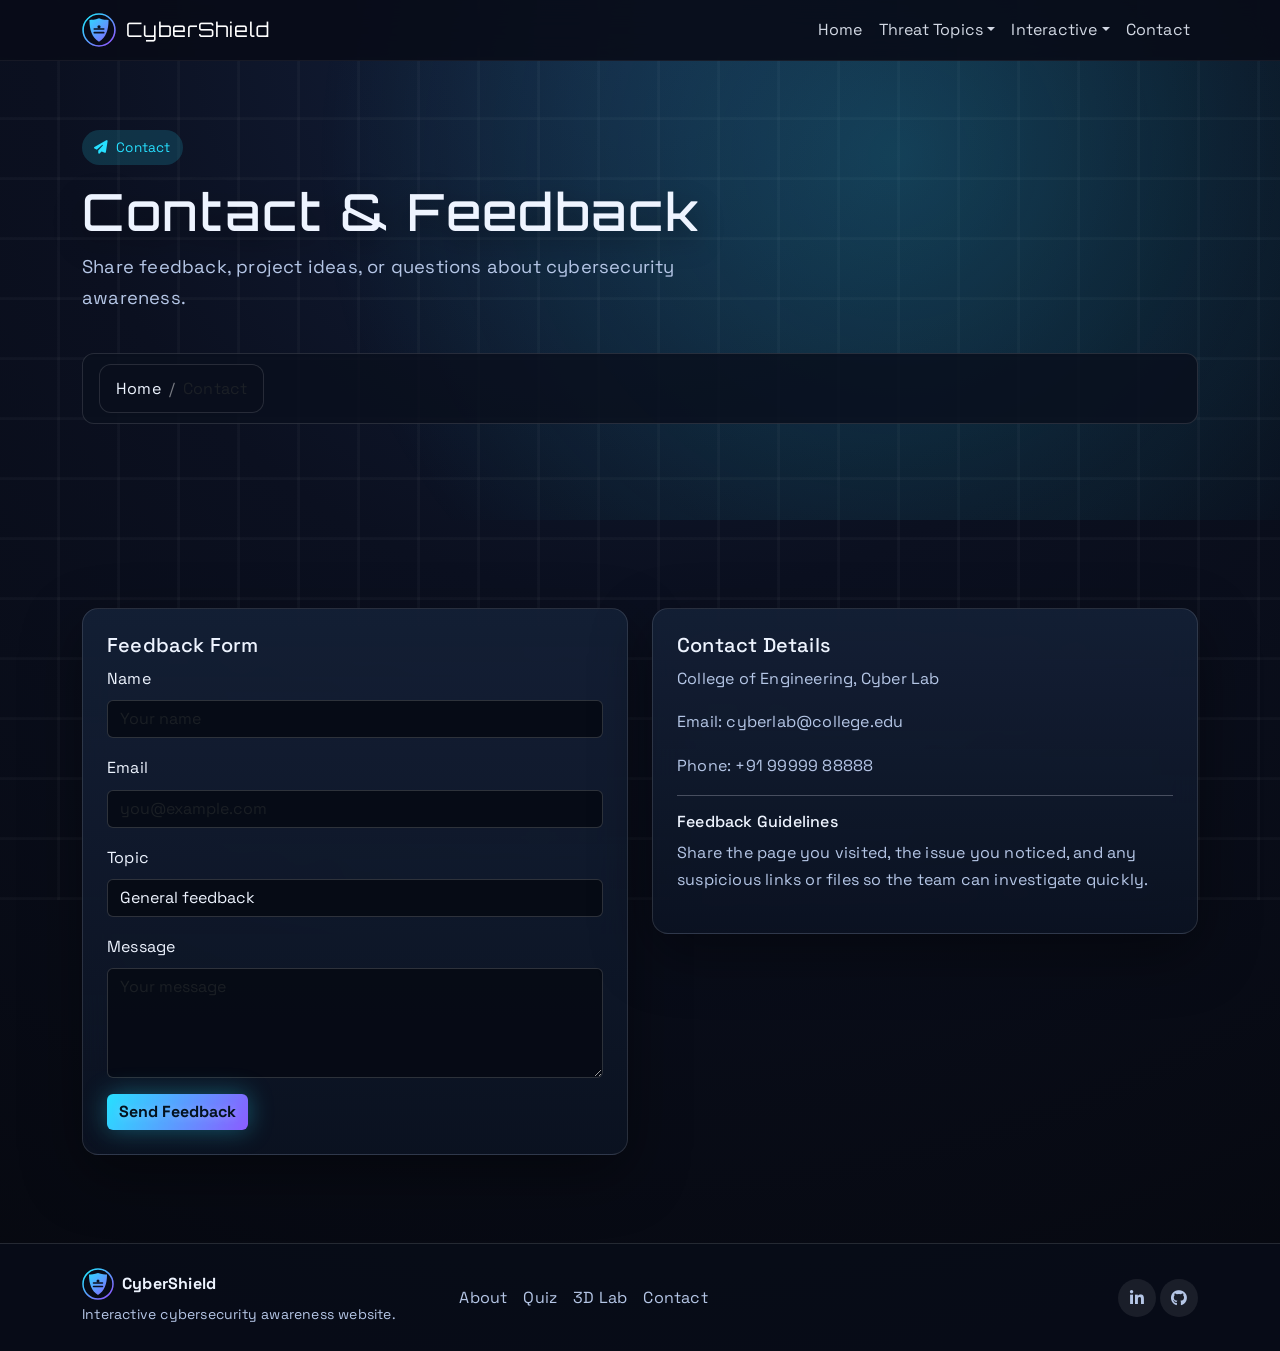
<file: pages/contact.html>
<!DOCTYPE html>
<html lang="en">
<head>
  <meta charset="UTF-8">
  <meta name="viewport" content="width=device-width, initial-scale=1">
  <title>Contact & Feedback | CyberShield</title>
  <link rel="icon" type="image/svg+xml" href="../images/favicon.svg">
  <link rel="stylesheet" href="https://cdn.jsdelivr.net/npm/bootstrap@5.3.3/dist/css/bootstrap.min.css">
  <link rel="stylesheet" href="https://cdnjs.cloudflare.com/ajax/libs/font-awesome/6.5.0/css/all.min.css">
  <link rel="stylesheet" href="https://cdn.jsdelivr.net/npm/aos@2.3.4/dist/aos.css">
  <link rel="stylesheet" href="https://fonts.googleapis.com/css2?family=Orbitron:wght@500;700&family=Space+Grotesk:wght@400;500;600;700&display=swap">
  <link rel="stylesheet" href="../css/styles.css">
</head>
<body class="page-fade">
  <div id="loading-screen" class="loading-screen">
    <div class="text-center">
      <div class="spinner mb-3"></div>
      <div class="text-uppercase" style="letter-spacing: 3px;">Loading Feedback</div>
    </div>
  </div>

  <nav class="navbar navbar-expand-lg navbar-dark fixed-top">
    <div class="container">
      <a class="navbar-brand" href="../index.html">
        <img src="../images/logo.svg" alt="CyberShield logo">
        <span>CyberShield</span>
      </a>
      <button class="navbar-toggler" type="button" data-bs-toggle="collapse" data-bs-target="#mainNav" aria-controls="mainNav" aria-expanded="false" aria-label="Toggle navigation">
        <span class="navbar-toggler-icon"></span>
      </button>
      <div class="collapse navbar-collapse" id="mainNav">
        <ul class="navbar-nav ms-auto">
          <li class="nav-item"><a class="nav-link" href="../index.html">Home</a></li>
          <li class="nav-item dropdown">
            <a class="nav-link dropdown-toggle" href="#" role="button" data-bs-toggle="dropdown" aria-expanded="false">Threat Topics</a>
            <ul class="dropdown-menu">
              <li><a class="dropdown-item" href="about.html">About Cyber Threats</a></li>
              <li><a class="dropdown-item" href="phishing.html">Phishing Awareness</a></li>
              <li><a class="dropdown-item" href="password.html">Password Security</a></li>
              <li><a class="dropdown-item" href="browsing.html">Safe Browsing Tips</a></li>
            </ul>
          </li>
          <li class="nav-item dropdown">
            <a class="nav-link dropdown-toggle" href="#" role="button" data-bs-toggle="dropdown" aria-expanded="false">Interactive</a>
            <ul class="dropdown-menu">
              <li><a class="dropdown-item" href="quiz.html">Cyber Quiz</a></li>
              <li><a class="dropdown-item" href="3d-lab.html">3D Cyber Lab</a></li>
              <li><a class="dropdown-item" href="audio.html">Audio Awareness</a></li>
              <li><a class="dropdown-item" href="gallery.html">Gallery</a></li>
            </ul>
          </li>
          <li class="nav-item"><a class="nav-link" href="contact.html">Contact</a></li>
        </ul>
      </div>
    </div>
  </nav>

  <header class="hero">
    <div class="container hero-content">
      <div class="row">
        <div class="col-lg-8" data-aos="fade-right">
          <span class="badge-soft mb-3"><i class="fa-solid fa-paper-plane"></i> Contact</span>
          <h1 class="hero-title">Contact & Feedback</h1>
          <p class="hero-subtitle">Share feedback, project ideas, or questions about cybersecurity awareness.</p>
        </div>
      </div>
      <nav class="breadcrumb mt-4" aria-label="breadcrumb">
        <ol class="breadcrumb mb-0">
          <li class="breadcrumb-item"><a href="../index.html">Home</a></li>
          <li class="breadcrumb-item active" aria-current="page">Contact</li>
        </ol>
      </nav>
    </div>
  </header>

  <section class="section-pad">
    <div class="container">
      <div class="row g-4">
        <div class="col-lg-6" data-aos="fade-up">
          <div class="glass p-4 rounded-4">
            <h5>Feedback Form</h5>
            <form>
              <div class="mb-3">
                <label class="form-label" for="name">Name</label>
                <input id="name" type="text" class="form-control" placeholder="Your name" required>
              </div>
              <div class="mb-3">
                <label class="form-label" for="email">Email</label>
                <input id="email" type="email" class="form-control" placeholder="you@example.com" required>
              </div>
              <div class="mb-3">
                <label class="form-label" for="topic">Topic</label>
                <select id="topic" class="form-select">
                  <option>General feedback</option>
                  <option>Report a phishing example</option>
                  <option>Request a demo</option>
                </select>
              </div>
              <div class="mb-3">
                <label class="form-label" for="message">Message</label>
                <textarea id="message" class="form-control" rows="4" placeholder="Your message"></textarea>
              </div>
              <button type="submit" class="btn btn-glow">Send Feedback</button>
            </form>
          </div>
        </div>
        <div class="col-lg-6" data-aos="fade-up" data-aos-delay="150">
          <div class="glass p-4 rounded-4">
            <h5>Contact Details</h5>
            <p class="text-muted">College of Engineering, Cyber Lab</p>
            <p class="text-muted">Email: cyberlab@college.edu</p>
            <p class="text-muted">Phone: +91 99999 88888</p>
            <hr>
            <h6>Feedback Guidelines</h6>
            <p class="text-muted">Share the page you visited, the issue you noticed, and any suspicious links or files so the team can investigate quickly.</p>
          </div>
        </div>
      </div>
    </div>
  </section>

  <footer class="footer py-4">
    <div class="container">
      <div class="row align-items-center g-3">
        <div class="col-md-4">
          <div class="d-flex align-items-center gap-2">
            <img src="../images/logo.svg" alt="CyberShield logo" style="width: 32px;">
            <strong>CyberShield</strong>
          </div>
          <small class="text-muted">Interactive cybersecurity awareness website.</small>
        </div>
        <div class="col-md-4">
          <div class="d-flex gap-3 flex-wrap">
            <a href="about.html">About</a>
            <a href="quiz.html">Quiz</a>
            <a href="3d-lab.html">3D Lab</a>
            <a href="contact.html">Contact</a>
          </div>
        </div>
        <div class="col-md-4 text-md-end social-icons">
          <a href="https://www.linkedin.com/in/aniketkanelkar/" aria-label="LinkedIn"><i class="fab fa-linkedin-in"></i></a>
          <a href="https://github.com/Aniketvk0310" aria-label="Github"><i class="fab fa-github"></i></a>
          
        </div>
      </div>
    </div>
  </footer>

  <button id="backToTop" class="back-to-top" aria-label="Back to top"><i class="fa-solid fa-arrow-up"></i></button>

  <script src="https://cdn.jsdelivr.net/npm/bootstrap@5.3.3/dist/js/bootstrap.bundle.min.js"></script>
  <script src="https://cdn.jsdelivr.net/npm/aos@2.3.4/dist/aos.js"></script>
  <script src="../js/main.js"></script>
</body>
</html>
</file>
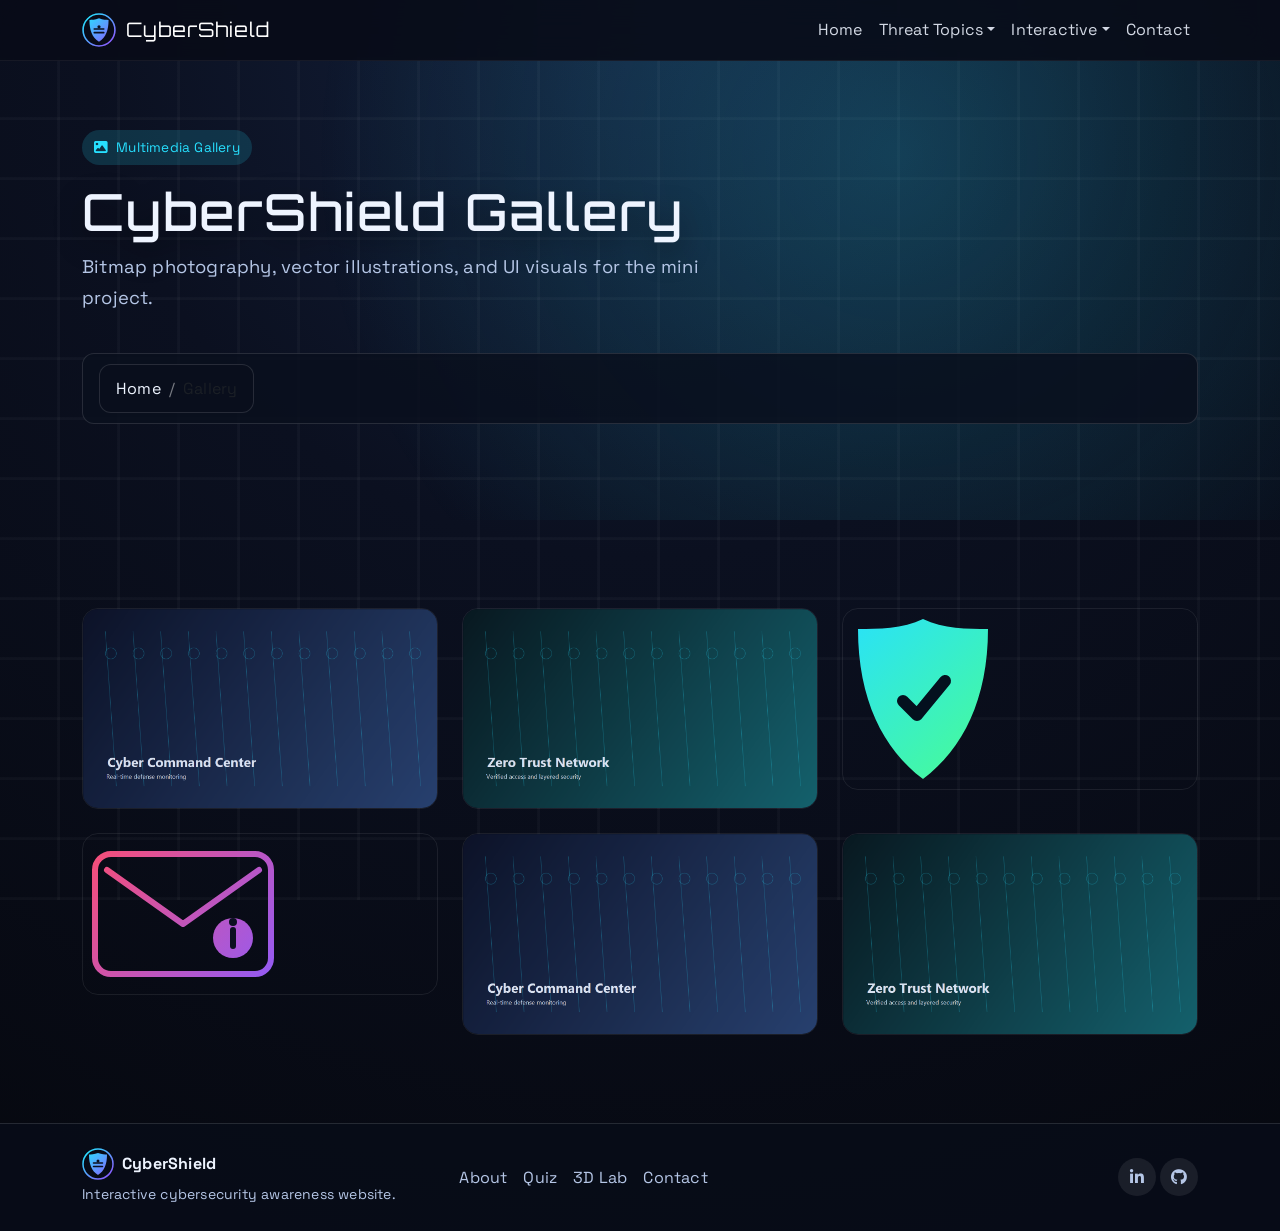
<file: pages/gallery.html>
<!DOCTYPE html>
<html lang="en">
<head>
  <meta charset="UTF-8">
  <meta name="viewport" content="width=device-width, initial-scale=1">
  <title>Gallery | CyberShield</title>
  <link rel="icon" type="image/svg+xml" href="../images/favicon.svg">
  <link rel="stylesheet" href="https://cdn.jsdelivr.net/npm/bootstrap@5.3.3/dist/css/bootstrap.min.css">
  <link rel="stylesheet" href="https://cdnjs.cloudflare.com/ajax/libs/font-awesome/6.5.0/css/all.min.css">
  <link rel="stylesheet" href="https://cdn.jsdelivr.net/npm/aos@2.3.4/dist/aos.css">
  <link rel="stylesheet" href="https://fonts.googleapis.com/css2?family=Orbitron:wght@500;700&family=Space+Grotesk:wght@400;500;600;700&display=swap">
  <link rel="stylesheet" href="../css/styles.css">
</head>
<body class="page-fade">
  <div id="loading-screen" class="loading-screen">
    <div class="text-center">
      <div class="spinner mb-3"></div>
      <div class="text-uppercase" style="letter-spacing: 3px;">Loading Gallery</div>
    </div>
  </div>

  <nav class="navbar navbar-expand-lg navbar-dark fixed-top">
    <div class="container">
      <a class="navbar-brand" href="../index.html">
        <img src="../images/logo.svg" alt="CyberShield logo">
        <span>CyberShield</span>
      </a>
      <button class="navbar-toggler" type="button" data-bs-toggle="collapse" data-bs-target="#mainNav" aria-controls="mainNav" aria-expanded="false" aria-label="Toggle navigation">
        <span class="navbar-toggler-icon"></span>
      </button>
      <div class="collapse navbar-collapse" id="mainNav">
        <ul class="navbar-nav ms-auto">
          <li class="nav-item"><a class="nav-link" href="../index.html">Home</a></li>
          <li class="nav-item dropdown">
            <a class="nav-link dropdown-toggle" href="#" role="button" data-bs-toggle="dropdown" aria-expanded="false">Threat Topics</a>
            <ul class="dropdown-menu">
              <li><a class="dropdown-item" href="about.html">About Cyber Threats</a></li>
              <li><a class="dropdown-item" href="phishing.html">Phishing Awareness</a></li>
              <li><a class="dropdown-item" href="password.html">Password Security</a></li>
              <li><a class="dropdown-item" href="browsing.html">Safe Browsing Tips</a></li>
            </ul>
          </li>
          <li class="nav-item dropdown">
            <a class="nav-link dropdown-toggle" href="#" role="button" data-bs-toggle="dropdown" aria-expanded="false">Interactive</a>
            <ul class="dropdown-menu">
              <li><a class="dropdown-item" href="quiz.html">Cyber Quiz</a></li>
              <li><a class="dropdown-item" href="3d-lab.html">3D Cyber Lab</a></li>
              <li><a class="dropdown-item" href="audio.html">Audio Awareness</a></li>
              <li><a class="dropdown-item" href="gallery.html">Gallery</a></li>
            </ul>
          </li>
          <li class="nav-item"><a class="nav-link" href="contact.html">Contact</a></li>
        </ul>
      </div>
    </div>
  </nav>

  <header class="hero">
    <div class="container hero-content">
      <div class="row">
        <div class="col-lg-8" data-aos="fade-right">
          <span class="badge-soft mb-3"><i class="fa-solid fa-image"></i> Multimedia Gallery</span>
          <h1 class="hero-title">CyberShield Gallery</h1>
          <p class="hero-subtitle">Bitmap photography, vector illustrations, and UI visuals for the mini project.</p>
        </div>
      </div>
      <nav class="breadcrumb mt-4" aria-label="breadcrumb">
        <ol class="breadcrumb mb-0">
          <li class="breadcrumb-item"><a href="../index.html">Home</a></li>
          <li class="breadcrumb-item active" aria-current="page">Gallery</li>
        </ol>
      </nav>
    </div>
  </header>

  <section class="section-pad">
    <div class="container">
      <div class="row g-4">
        <div class="col-md-6 col-lg-4" data-aos="zoom-in">
          <div class="gallery-img">
            <img src="../images/cyber1.png" alt="Cybersecurity command center" loading="lazy">
          </div>
        </div>
        <div class="col-md-6 col-lg-4" data-aos="zoom-in" data-aos-delay="100">
          <div class="gallery-img">
            <img src="../images/cyber2.png" alt="Secure network visualization" loading="lazy">
          </div>
        </div>
        <div class="col-md-6 col-lg-4" data-aos="zoom-in" data-aos-delay="200">
          <div class="gallery-img">
            <img src="../images/shield.svg" alt="Vector shield" loading="lazy">
          </div>
        </div>
        <div class="col-md-6 col-lg-4" data-aos="zoom-in" data-aos-delay="300">
          <div class="gallery-img">
            <img src="../images/phish.svg" alt="Vector phishing alert" loading="lazy">
          </div>
        </div>
        <div class="col-md-6 col-lg-4" data-aos="zoom-in" data-aos-delay="400">
          <div class="gallery-img">
            <img src="../images/cyber1.png" alt="Cybersecurity overlay" loading="lazy">
          </div>
        </div>
        <div class="col-md-6 col-lg-4" data-aos="zoom-in" data-aos-delay="500">
          <div class="gallery-img">
            <img src="../images/cyber2.png" alt="Digital protection" loading="lazy">
          </div>
        </div>
      </div>
    </div>
  </section>

  <footer class="footer py-4">
    <div class="container">
      <div class="row align-items-center g-3">
        <div class="col-md-4">
          <div class="d-flex align-items-center gap-2">
            <img src="../images/logo.svg" alt="CyberShield logo" style="width: 32px;">
            <strong>CyberShield</strong>
          </div>
          <small class="text-muted">Interactive cybersecurity awareness website.</small>
        </div>
        <div class="col-md-4">
          <div class="d-flex gap-3 flex-wrap">
            <a href="about.html">About</a>
            <a href="quiz.html">Quiz</a>
            <a href="3d-lab.html">3D Lab</a>
            <a href="contact.html">Contact</a>
          </div>
        </div>
        <div class="col-md-4 text-md-end social-icons">
         <a href="https://www.linkedin.com/in/aniketkanelkar/" aria-label="LinkedIn"><i class="fab fa-linkedin-in"></i></a>
          <a href="https://github.com/Aniketvk0310" aria-label="Github"><i class="fab fa-github"></i></a>
          
        </div>
      </div>
    </div>
  </footer>

  <button id="backToTop" class="back-to-top" aria-label="Back to top"><i class="fa-solid fa-arrow-up"></i></button>

  <script src="https://cdn.jsdelivr.net/npm/bootstrap@5.3.3/dist/js/bootstrap.bundle.min.js"></script>
  <script src="https://cdn.jsdelivr.net/npm/aos@2.3.4/dist/aos.js"></script>
  <script src="../js/main.js"></script>
</body>
</html>
</file>
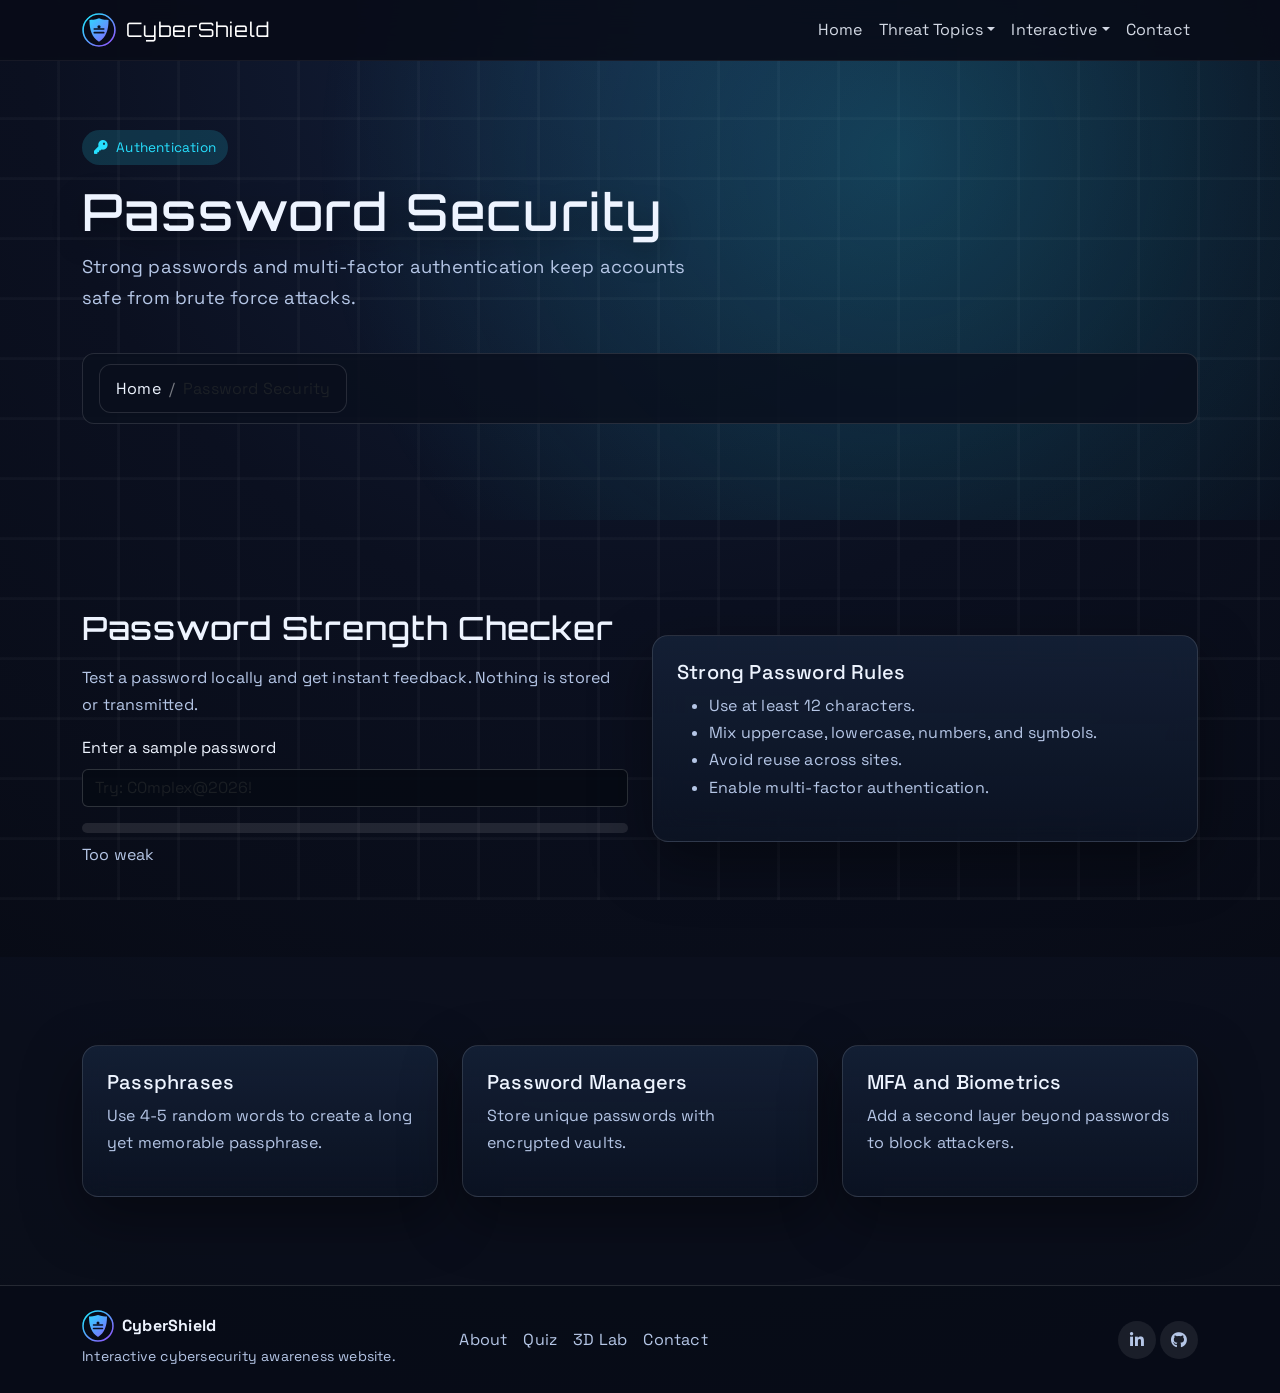
<file: pages/password.html>
<!DOCTYPE html>
<html lang="en">
<head>
  <meta charset="UTF-8">
  <meta name="viewport" content="width=device-width, initial-scale=1">
  <title>Password Security | CyberShield</title>
  <link rel="icon" type="image/svg+xml" href="../images/favicon.svg">
  <link rel="stylesheet" href="https://cdn.jsdelivr.net/npm/bootstrap@5.3.3/dist/css/bootstrap.min.css">
  <link rel="stylesheet" href="https://cdnjs.cloudflare.com/ajax/libs/font-awesome/6.5.0/css/all.min.css">
  <link rel="stylesheet" href="https://cdn.jsdelivr.net/npm/aos@2.3.4/dist/aos.css">
  <link rel="stylesheet" href="https://fonts.googleapis.com/css2?family=Orbitron:wght@500;700&family=Space+Grotesk:wght@400;500;600;700&display=swap">
  <link rel="stylesheet" href="../css/styles.css">
</head>
<body class="page-fade">
  <div id="loading-screen" class="loading-screen">
    <div class="text-center">
      <div class="spinner mb-3"></div>
      <div class="text-uppercase" style="letter-spacing: 3px;">Encrypting Access</div>
    </div>
  </div>

  <nav class="navbar navbar-expand-lg navbar-dark fixed-top">
    <div class="container">
      <a class="navbar-brand" href="../index.html">
        <img src="../images/logo.svg" alt="CyberShield logo">
        <span>CyberShield</span>
      </a>
      <button class="navbar-toggler" type="button" data-bs-toggle="collapse" data-bs-target="#mainNav" aria-controls="mainNav" aria-expanded="false" aria-label="Toggle navigation">
        <span class="navbar-toggler-icon"></span>
      </button>
      <div class="collapse navbar-collapse" id="mainNav">
        <ul class="navbar-nav ms-auto">
          <li class="nav-item"><a class="nav-link" href="../index.html">Home</a></li>
          <li class="nav-item dropdown">
            <a class="nav-link dropdown-toggle" href="#" role="button" data-bs-toggle="dropdown" aria-expanded="false">Threat Topics</a>
            <ul class="dropdown-menu">
              <li><a class="dropdown-item" href="about.html">About Cyber Threats</a></li>
              <li><a class="dropdown-item" href="phishing.html">Phishing Awareness</a></li>
              <li><a class="dropdown-item" href="password.html">Password Security</a></li>
              <li><a class="dropdown-item" href="browsing.html">Safe Browsing Tips</a></li>
            </ul>
          </li>
          <li class="nav-item dropdown">
            <a class="nav-link dropdown-toggle" href="#" role="button" data-bs-toggle="dropdown" aria-expanded="false">Interactive</a>
            <ul class="dropdown-menu">
              <li><a class="dropdown-item" href="quiz.html">Cyber Quiz</a></li>
              <li><a class="dropdown-item" href="3d-lab.html">3D Cyber Lab</a></li>
              <li><a class="dropdown-item" href="audio.html">Audio Awareness</a></li>
              <li><a class="dropdown-item" href="gallery.html">Gallery</a></li>
            </ul>
          </li>
          <li class="nav-item"><a class="nav-link" href="contact.html">Contact</a></li>
        </ul>
      </div>
    </div>
  </nav>

  <header class="hero">
    <div class="container hero-content">
      <div class="row">
        <div class="col-lg-8" data-aos="fade-right">
          <span class="badge-soft mb-3"><i class="fa-solid fa-key"></i> Authentication</span>
          <h1 class="hero-title">Password Security</h1>
          <p class="hero-subtitle">Strong passwords and multi-factor authentication keep accounts safe from brute force attacks.</p>
        </div>
      </div>
      <nav class="breadcrumb mt-4" aria-label="breadcrumb">
        <ol class="breadcrumb mb-0">
          <li class="breadcrumb-item"><a href="../index.html">Home</a></li>
          <li class="breadcrumb-item active" aria-current="page">Password Security</li>
        </ol>
      </nav>
    </div>
  </header>

  <section class="section-pad">
    <div class="container">
      <div class="row g-4 align-items-center">
        <div class="col-lg-6" data-aos="fade-up">
          <h2 class="section-title">Password Strength Checker</h2>
          <p class="text-muted">Test a password locally and get instant feedback. Nothing is stored or transmitted.</p>
          <label for="password-input" class="form-label">Enter a sample password</label>
          <input id="password-input" type="text" class="form-control mb-3" placeholder="Try: C0mplex@2026!">
          <div class="progress mb-2" role="progressbar" aria-label="Password strength">
            <div id="password-meter" class="progress-bar" style="width: 0%"></div>
          </div>
          <div id="password-strength-text" class="text-muted">Too weak</div>
        </div>
        <div class="col-lg-6" data-aos="fade-up" data-aos-delay="150">
          <div class="glass p-4 rounded-4">
            <h5>Strong Password Rules</h5>
            <ul class="text-muted">
              <li>Use at least 12 characters.</li>
              <li>Mix uppercase, lowercase, numbers, and symbols.</li>
              <li>Avoid reuse across sites.</li>
              <li>Enable multi-factor authentication.</li>
            </ul>
          </div>
        </div>
      </div>
    </div>
  </section>

  <section class="section-pad" style="background: rgba(12, 18, 32, 0.6);">
    <div class="container">
      <div class="row g-4">
        <div class="col-md-4" data-aos="fade-up">
          <div class="glass card-hover p-4 rounded-4 h-100">
            <h5>Passphrases</h5>
            <p class="text-muted">Use 4-5 random words to create a long yet memorable passphrase.</p>
          </div>
        </div>
        <div class="col-md-4" data-aos="fade-up" data-aos-delay="100">
          <div class="glass card-hover p-4 rounded-4 h-100">
            <h5>Password Managers</h5>
            <p class="text-muted">Store unique passwords with encrypted vaults.</p>
          </div>
        </div>
        <div class="col-md-4" data-aos="fade-up" data-aos-delay="200">
          <div class="glass card-hover p-4 rounded-4 h-100">
            <h5>MFA and Biometrics</h5>
            <p class="text-muted">Add a second layer beyond passwords to block attackers.</p>
          </div>
        </div>
      </div>
    </div>
  </section>

  <footer class="footer py-4">
    <div class="container">
      <div class="row align-items-center g-3">
        <div class="col-md-4">
          <div class="d-flex align-items-center gap-2">
            <img src="../images/logo.svg" alt="CyberShield logo" style="width: 32px;">
            <strong>CyberShield</strong>
          </div>
          <small class="text-muted">Interactive cybersecurity awareness website.</small>
        </div>
        <div class="col-md-4">
          <div class="d-flex gap-3 flex-wrap">
            <a href="about.html">About</a>
            <a href="quiz.html">Quiz</a>
            <a href="3d-lab.html">3D Lab</a>
            <a href="contact.html">Contact</a>
          </div>
        </div>
        <div class="col-md-4 text-md-end social-icons">
          <a href="https://www.linkedin.com/in/aniketkanelkar/" aria-label="LinkedIn"><i class="fab fa-linkedin-in"></i></a>
          <a href="https://github.com/Aniketvk0310" aria-label="Github"><i class="fab fa-github"></i></a>
          
        </div>
      </div>
    </div>
  </footer>

  <button id="backToTop" class="back-to-top" aria-label="Back to top"><i class="fa-solid fa-arrow-up"></i></button>

  <script src="https://cdn.jsdelivr.net/npm/bootstrap@5.3.3/dist/js/bootstrap.bundle.min.js"></script>
  <script src="https://cdn.jsdelivr.net/npm/aos@2.3.4/dist/aos.js"></script>
  <script src="../js/main.js"></script>
</body>
</html>
</file>
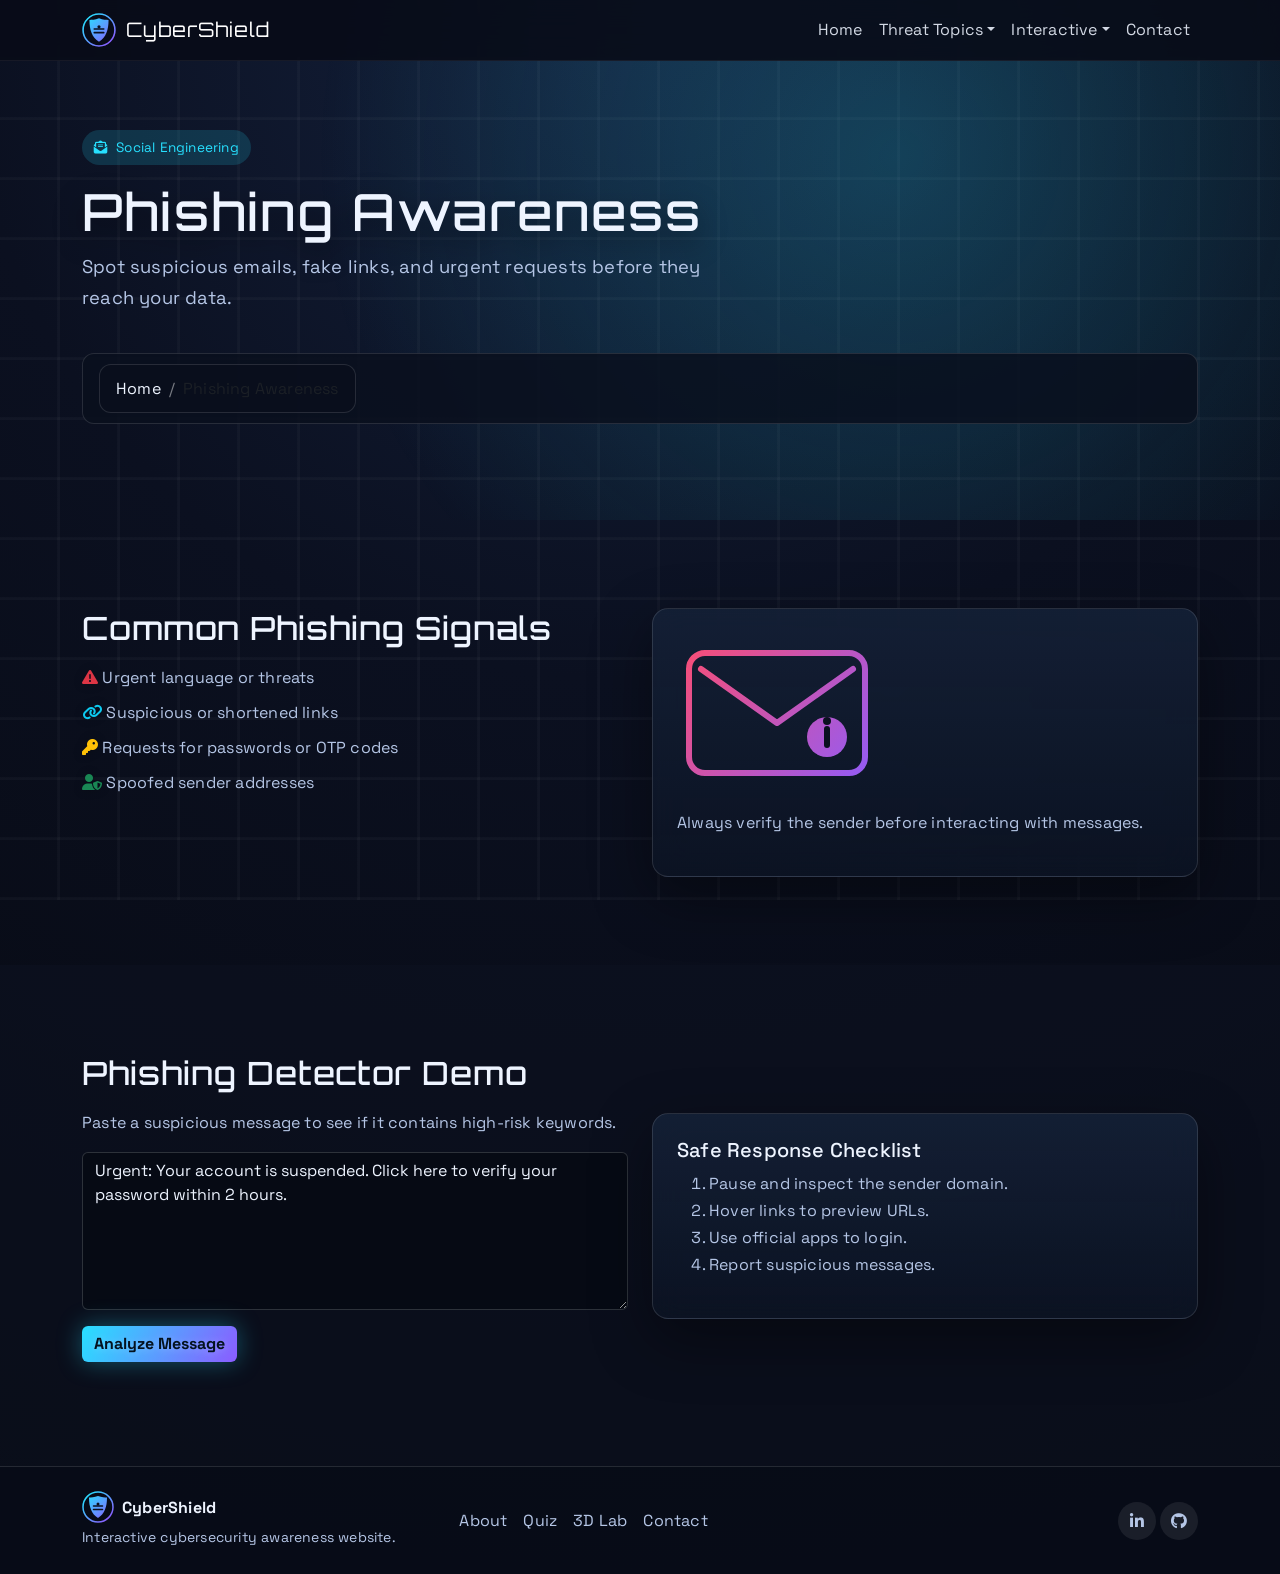
<file: pages/phishing.html>
<!DOCTYPE html>
<html lang="en">
<head>
  <meta charset="UTF-8">
  <meta name="viewport" content="width=device-width, initial-scale=1">
  <title>Phishing Awareness | CyberShield</title>
  <link rel="icon" type="image/svg+xml" href="../images/favicon.svg">
  <link rel="stylesheet" href="https://cdn.jsdelivr.net/npm/bootstrap@5.3.3/dist/css/bootstrap.min.css">
  <link rel="stylesheet" href="https://cdnjs.cloudflare.com/ajax/libs/font-awesome/6.5.0/css/all.min.css">
  <link rel="stylesheet" href="https://cdn.jsdelivr.net/npm/aos@2.3.4/dist/aos.css">
  <link rel="stylesheet" href="https://fonts.googleapis.com/css2?family=Orbitron:wght@500;700&family=Space+Grotesk:wght@400;500;600;700&display=swap">
  <link rel="stylesheet" href="../css/styles.css">
</head>
<body class="page-fade">
  <div id="loading-screen" class="loading-screen">
    <div class="text-center">
      <div class="spinner mb-3"></div>
      <div class="text-uppercase" style="letter-spacing: 3px;">Scanning Messages</div>
    </div>
  </div>

  <nav class="navbar navbar-expand-lg navbar-dark fixed-top">
    <div class="container">
      <a class="navbar-brand" href="../index.html">
        <img src="../images/logo.svg" alt="CyberShield logo">
        <span>CyberShield</span>
      </a>
      <button class="navbar-toggler" type="button" data-bs-toggle="collapse" data-bs-target="#mainNav" aria-controls="mainNav" aria-expanded="false" aria-label="Toggle navigation">
        <span class="navbar-toggler-icon"></span>
      </button>
      <div class="collapse navbar-collapse" id="mainNav">
        <ul class="navbar-nav ms-auto">
          <li class="nav-item"><a class="nav-link" href="../index.html">Home</a></li>
          <li class="nav-item dropdown">
            <a class="nav-link dropdown-toggle" href="#" role="button" data-bs-toggle="dropdown" aria-expanded="false">Threat Topics</a>
            <ul class="dropdown-menu">
              <li><a class="dropdown-item" href="about.html">About Cyber Threats</a></li>
              <li><a class="dropdown-item" href="phishing.html">Phishing Awareness</a></li>
              <li><a class="dropdown-item" href="password.html">Password Security</a></li>
              <li><a class="dropdown-item" href="browsing.html">Safe Browsing Tips</a></li>
            </ul>
          </li>
          <li class="nav-item dropdown">
            <a class="nav-link dropdown-toggle" href="#" role="button" data-bs-toggle="dropdown" aria-expanded="false">Interactive</a>
            <ul class="dropdown-menu">
              <li><a class="dropdown-item" href="quiz.html">Cyber Quiz</a></li>
              <li><a class="dropdown-item" href="3d-lab.html">3D Cyber Lab</a></li>
              <li><a class="dropdown-item" href="audio.html">Audio Awareness</a></li>
              <li><a class="dropdown-item" href="gallery.html">Gallery</a></li>
            </ul>
          </li>
          <li class="nav-item"><a class="nav-link" href="contact.html">Contact</a></li>
        </ul>
      </div>
    </div>
  </nav>

  <header class="hero">
    <div class="container hero-content">
      <div class="row">
        <div class="col-lg-8" data-aos="fade-right">
          <span class="badge-soft mb-3"><i class="fa-solid fa-envelope-open-text"></i> Social Engineering</span>
          <h1 class="hero-title">Phishing Awareness</h1>
          <p class="hero-subtitle">Spot suspicious emails, fake links, and urgent requests before they reach your data.</p>
        </div>
      </div>
      <nav class="breadcrumb mt-4" aria-label="breadcrumb">
        <ol class="breadcrumb mb-0">
          <li class="breadcrumb-item"><a href="../index.html">Home</a></li>
          <li class="breadcrumb-item active" aria-current="page">Phishing Awareness</li>
        </ol>
      </nav>
    </div>
  </header>

  <section class="section-pad">
    <div class="container">
      <div class="row g-4">
        <div class="col-lg-6" data-aos="fade-right">
          <h2 class="section-title">Common Phishing Signals</h2>
          <ul class="list-unstyled text-muted">
            <li class="mb-2"><i class="fa-solid fa-triangle-exclamation text-danger"></i> Urgent language or threats</li>
            <li class="mb-2"><i class="fa-solid fa-link text-info"></i> Suspicious or shortened links</li>
            <li class="mb-2"><i class="fa-solid fa-key text-warning"></i> Requests for passwords or OTP codes</li>
            <li class="mb-2"><i class="fa-solid fa-user-shield text-success"></i> Spoofed sender addresses</li>
          </ul>
        </div>
        <div class="col-lg-6" data-aos="fade-left">
          <div class="glass p-4 rounded-4">
            <img src="../images/phish.svg" alt="Phishing alert vector">
            <p class="text-muted mt-3">Always verify the sender before interacting with messages.</p>
          </div>
        </div>
      </div>
    </div>
  </section>

  <section class="section-pad" style="background: rgba(12, 18, 32, 0.6);">
    <div class="container">
      <div class="row g-4 align-items-center">
        <div class="col-lg-6" data-aos="fade-up">
          <h2 class="section-title">Phishing Detector Demo</h2>
          <p class="text-muted">Paste a suspicious message to see if it contains high-risk keywords.</p>
          <textarea id="phish-input" class="form-control mb-3" rows="6">Urgent: Your account is suspended. Click here to verify your password within 2 hours.</textarea>
          <button id="phish-check-btn" class="btn btn-glow">Analyze Message</button>
          <p id="phish-result" class="mt-3"></p>
        </div>
        <div class="col-lg-6" data-aos="fade-up" data-aos-delay="150">
          <div class="glass p-4 rounded-4">
            <h5>Safe Response Checklist</h5>
            <ol class="text-muted">
              <li>Pause and inspect the sender domain.</li>
              <li>Hover links to preview URLs.</li>
              <li>Use official apps to login.</li>
              <li>Report suspicious messages.</li>
            </ol>
          </div>
        </div>
      </div>
    </div>
  </section>

  <footer class="footer py-4">
    <div class="container">
      <div class="row align-items-center g-3">
        <div class="col-md-4">
          <div class="d-flex align-items-center gap-2">
            <img src="../images/logo.svg" alt="CyberShield logo" style="width: 32px;">
            <strong>CyberShield</strong>
          </div>
          <small class="text-muted">Interactive cybersecurity awareness website.</small>
        </div>
        <div class="col-md-4">
          <div class="d-flex gap-3 flex-wrap">
            <a href="about.html">About</a>
            <a href="quiz.html">Quiz</a>
            <a href="3d-lab.html">3D Lab</a>
            <a href="contact.html">Contact</a>
          </div>
        </div>
        <div class="col-md-4 text-md-end social-icons">
          <a href="https://www.linkedin.com/in/aniketkanelkar/" aria-label="LinkedIn"><i class="fab fa-linkedin-in"></i></a>
          <a href="https://github.com/Aniketvk0310" aria-label="Github"><i class="fab fa-github"></i></a>
          
        </div>
      </div>
    </div>
  </footer>

  <button id="backToTop" class="back-to-top" aria-label="Back to top"><i class="fa-solid fa-arrow-up"></i></button>

  <script src="https://cdn.jsdelivr.net/npm/bootstrap@5.3.3/dist/js/bootstrap.bundle.min.js"></script>
  <script src="https://cdn.jsdelivr.net/npm/aos@2.3.4/dist/aos.js"></script>
  <script src="../js/main.js"></script>
</body>
</html>
</file>
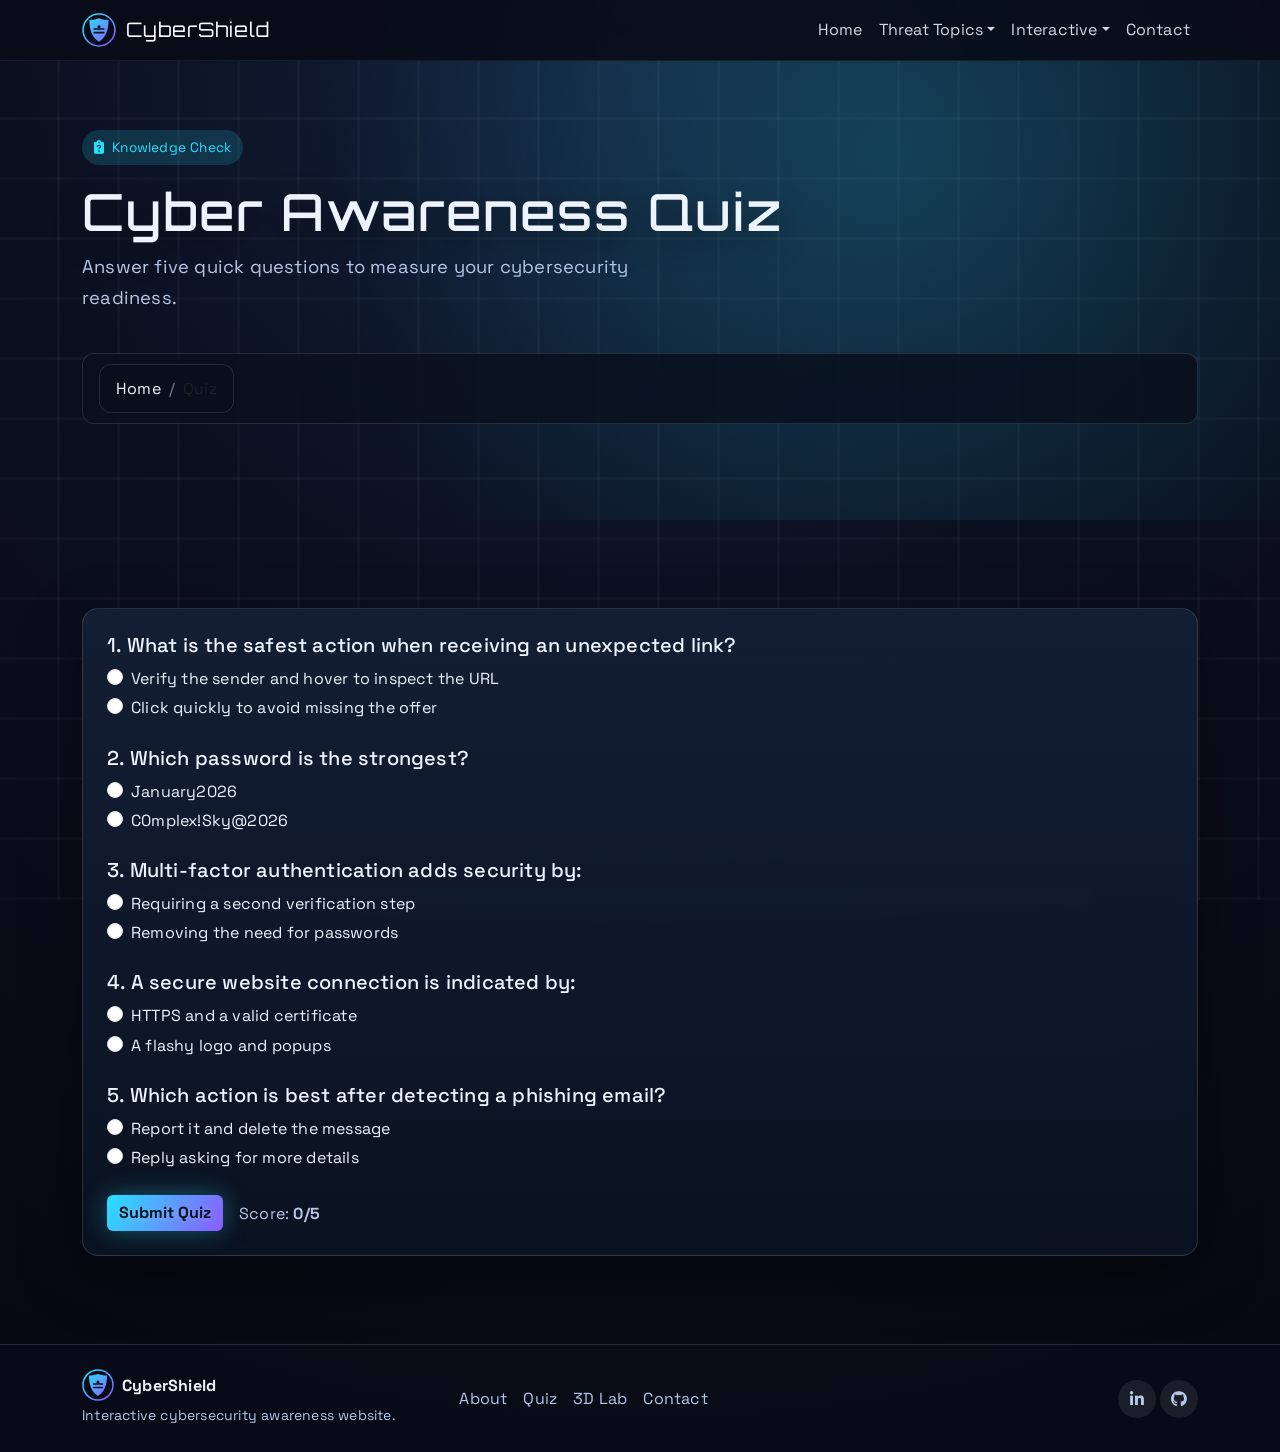
<file: pages/quiz.html>
<!DOCTYPE html>
<html lang="en">
<head>
  <meta charset="UTF-8">
  <meta name="viewport" content="width=device-width, initial-scale=1">
  <title>Interactive Quiz | CyberShield</title>
  <link rel="icon" type="image/svg+xml" href="../images/favicon.svg">
  <link rel="stylesheet" href="https://cdn.jsdelivr.net/npm/bootstrap@5.3.3/dist/css/bootstrap.min.css">
  <link rel="stylesheet" href="https://cdnjs.cloudflare.com/ajax/libs/font-awesome/6.5.0/css/all.min.css">
  <link rel="stylesheet" href="https://cdn.jsdelivr.net/npm/aos@2.3.4/dist/aos.css">
  <link rel="stylesheet" href="https://fonts.googleapis.com/css2?family=Orbitron:wght@500;700&family=Space+Grotesk:wght@400;500;600;700&display=swap">
  <link rel="stylesheet" href="../css/styles.css">
</head>
<body class="page-fade">
  <div id="loading-screen" class="loading-screen">
    <div class="text-center">
      <div class="spinner mb-3"></div>
      <div class="text-uppercase" style="letter-spacing: 3px;">Loading Quiz</div>
    </div>
  </div>

  <nav class="navbar navbar-expand-lg navbar-dark fixed-top">
    <div class="container">
      <a class="navbar-brand" href="../index.html">
        <img src="../images/logo.svg" alt="CyberShield logo">
        <span>CyberShield</span>
      </a>
      <button class="navbar-toggler" type="button" data-bs-toggle="collapse" data-bs-target="#mainNav" aria-controls="mainNav" aria-expanded="false" aria-label="Toggle navigation">
        <span class="navbar-toggler-icon"></span>
      </button>
      <div class="collapse navbar-collapse" id="mainNav">
        <ul class="navbar-nav ms-auto">
          <li class="nav-item"><a class="nav-link" href="../index.html">Home</a></li>
          <li class="nav-item dropdown">
            <a class="nav-link dropdown-toggle" href="#" role="button" data-bs-toggle="dropdown" aria-expanded="false">Threat Topics</a>
            <ul class="dropdown-menu">
              <li><a class="dropdown-item" href="about.html">About Cyber Threats</a></li>
              <li><a class="dropdown-item" href="phishing.html">Phishing Awareness</a></li>
              <li><a class="dropdown-item" href="password.html">Password Security</a></li>
              <li><a class="dropdown-item" href="browsing.html">Safe Browsing Tips</a></li>
            </ul>
          </li>
          <li class="nav-item dropdown">
            <a class="nav-link dropdown-toggle" href="#" role="button" data-bs-toggle="dropdown" aria-expanded="false">Interactive</a>
            <ul class="dropdown-menu">
              <li><a class="dropdown-item" href="quiz.html">Cyber Quiz</a></li>
              <li><a class="dropdown-item" href="3d-lab.html">3D Cyber Lab</a></li>
              <li><a class="dropdown-item" href="audio.html">Audio Awareness</a></li>
              <li><a class="dropdown-item" href="gallery.html">Gallery</a></li>
            </ul>
          </li>
          <li class="nav-item"><a class="nav-link" href="contact.html">Contact</a></li>
        </ul>
      </div>
    </div>
  </nav>

  <header class="hero">
    <div class="container hero-content">
      <div class="row">
        <div class="col-lg-8" data-aos="fade-right">
          <span class="badge-soft mb-3"><i class="fa-solid fa-clipboard-question"></i> Knowledge Check</span>
          <h1 class="hero-title">Cyber Awareness Quiz</h1>
          <p class="hero-subtitle">Answer five quick questions to measure your cybersecurity readiness.</p>
        </div>
      </div>
      <nav class="breadcrumb mt-4" aria-label="breadcrumb">
        <ol class="breadcrumb mb-0">
          <li class="breadcrumb-item"><a href="../index.html">Home</a></li>
          <li class="breadcrumb-item active" aria-current="page">Quiz</li>
        </ol>
      </nav>
    </div>
  </header>

  <section class="section-pad">
    <div class="container">
      <form id="quiz-form" class="glass p-4 rounded-4" data-aos="fade-up">
        <div class="quiz-question mb-4">
          <h5>1. What is the safest action when receiving an unexpected link?</h5>
          <div class="form-check">
            <input class="form-check-input" type="radio" name="q1" id="q1a" data-correct="true">
            <label class="form-check-label" for="q1a">Verify the sender and hover to inspect the URL</label>
          </div>
          <div class="form-check">
            <input class="form-check-input" type="radio" name="q1" id="q1b">
            <label class="form-check-label" for="q1b">Click quickly to avoid missing the offer</label>
          </div>
        </div>

        <div class="quiz-question mb-4">
          <h5>2. Which password is the strongest?</h5>
          <div class="form-check">
            <input class="form-check-input" type="radio" name="q2" id="q2a">
            <label class="form-check-label" for="q2a">January2026</label>
          </div>
          <div class="form-check">
            <input class="form-check-input" type="radio" name="q2" id="q2b" data-correct="true">
            <label class="form-check-label" for="q2b">C0mplex!Sky@2026</label>
          </div>
        </div>

        <div class="quiz-question mb-4">
          <h5>3. Multi-factor authentication adds security by:</h5>
          <div class="form-check">
            <input class="form-check-input" type="radio" name="q3" id="q3a" data-correct="true">
            <label class="form-check-label" for="q3a">Requiring a second verification step</label>
          </div>
          <div class="form-check">
            <input class="form-check-input" type="radio" name="q3" id="q3b">
            <label class="form-check-label" for="q3b">Removing the need for passwords</label>
          </div>
        </div>

        <div class="quiz-question mb-4">
          <h5>4. A secure website connection is indicated by:</h5>
          <div class="form-check">
            <input class="form-check-input" type="radio" name="q4" id="q4a" data-correct="true">
            <label class="form-check-label" for="q4a">HTTPS and a valid certificate</label>
          </div>
          <div class="form-check">
            <input class="form-check-input" type="radio" name="q4" id="q4b">
            <label class="form-check-label" for="q4b">A flashy logo and popups</label>
          </div>
        </div>

        <div class="quiz-question mb-4">
          <h5>5. Which action is best after detecting a phishing email?</h5>
          <div class="form-check">
            <input class="form-check-input" type="radio" name="q5" id="q5a" data-correct="true">
            <label class="form-check-label" for="q5a">Report it and delete the message</label>
          </div>
          <div class="form-check">
            <input class="form-check-input" type="radio" name="q5" id="q5b">
            <label class="form-check-label" for="q5b">Reply asking for more details</label>
          </div>
        </div>

        <div class="d-flex flex-wrap gap-3">
          <button type="submit" class="btn btn-glow">Submit Quiz</button>
          <span class="text-muted align-self-center">Score: <strong id="quiz-score">0/5</strong></span>
        </div>
        <div id="quiz-result" class="alert mt-3" hidden></div>
      </form>
    </div>
  </section>

  <footer class="footer py-4">
    <div class="container">
      <div class="row align-items-center g-3">
        <div class="col-md-4">
          <div class="d-flex align-items-center gap-2">
            <img src="../images/logo.svg" alt="CyberShield logo" style="width: 32px;">
            <strong>CyberShield</strong>
          </div>
          <small class="text-muted">Interactive cybersecurity awareness website.</small>
        </div>
        <div class="col-md-4">
          <div class="d-flex gap-3 flex-wrap">
            <a href="about.html">About</a>
            <a href="quiz.html">Quiz</a>
            <a href="3d-lab.html">3D Lab</a>
            <a href="contact.html">Contact</a>
          </div>
        </div>
        <div class="col-md-4 text-md-end social-icons">
         <a href="https://www.linkedin.com/in/aniketkanelkar/" aria-label="LinkedIn"><i class="fab fa-linkedin-in"></i></a>
          <a href="https://github.com/Aniketvk0310" aria-label="Github"><i class="fab fa-github"></i></a>
          
        </div>
      </div>
    </div>
  </footer>

  <button id="backToTop" class="back-to-top" aria-label="Back to top"><i class="fa-solid fa-arrow-up"></i></button>

  <script src="https://cdn.jsdelivr.net/npm/bootstrap@5.3.3/dist/js/bootstrap.bundle.min.js"></script>
  <script src="https://cdn.jsdelivr.net/npm/aos@2.3.4/dist/aos.js"></script>
  <script src="../js/main.js"></script>
  <script src="../js/quiz.js"></script>
</body>
</html>
</file>
<file: css/styles.css>
/* CyberShield UI theme */
:root {
  --bg-0: #06080f;
  --bg-1: #0b1020;
  --bg-2: #121a2d;
  --surface: rgba(16, 24, 40, 0.78);
  --surface-strong: rgba(20, 32, 54, 0.9);
  --text: #eef4ff;
  --muted: #b5c6e6;
  --accent: #27e0ff;
  --accent-2: #8b5cff;
  --accent-3: #4cff8a;
  --danger: #ff4d6d;
  --glow: 0 0 25px rgba(39, 224, 255, 0.35);
  --shadow: 0 20px 60px rgba(0, 0, 0, 0.4);
}

* {
  box-sizing: border-box;
}

html {
  scroll-behavior: smooth;
}

body {
  font-family: "Space Grotesk", "Segoe UI", sans-serif;
  color: var(--text);
  background: radial-gradient(circle at top, #14213d 0%, #0b1020 40%, #06080f 100%);
  min-height: 100vh;
  opacity: 0;
  transition: opacity 0.6s ease;
  position: relative;
  overflow-x: hidden;
  line-height: 1.7;
  letter-spacing: 0.2px;
}

body.loaded {
  opacity: 1;
}

body::before {
  content: "";
  position: fixed;
  inset: 0;
  background-image:
    linear-gradient(transparent 95%, rgba(255, 255, 255, 0.03) 96%),
    linear-gradient(90deg, transparent 95%, rgba(255, 255, 255, 0.03) 96%);
  background-size: 60px 60px;
  pointer-events: none;
  z-index: 0;
}

img {
  max-width: 100%;
  display: block;
}

a {
  color: inherit;
  text-decoration: none;
}

/* Readability and contrast helpers */
.text-muted {
  color: var(--muted) !important;
}

.text-primary,
.text-info,
.text-success,
.text-warning,
.text-danger {
  text-shadow: 0 0 10px rgba(0, 0, 0, 0.25);
}

.page-fade {
  position: relative;
  z-index: 1;
}

.navbar {
  background: rgba(8, 12, 24, 0.9);
  backdrop-filter: blur(14px);
  border-bottom: 1px solid rgba(255, 255, 255, 0.06);
}

.navbar-brand {
  display: flex;
  align-items: center;
  gap: 10px;
  font-family: "Orbitron", "Space Grotesk", sans-serif;
  letter-spacing: 1px;
}

.navbar-brand img {
  width: 34px;
  height: 34px;
}

.nav-link {
  color: var(--text);
  opacity: 0.88;
  transition: opacity 0.2s ease, color 0.2s ease;
}

.nav-link:hover,
.nav-link:focus {
  opacity: 1;
  color: var(--accent);
}

.dropdown-menu {
  background: rgba(10, 16, 30, 0.98);
  border: 1px solid rgba(255, 255, 255, 0.12);
  box-shadow: var(--shadow);
}

.dropdown-item {
  color: var(--text);
}

.dropdown-item:hover,
.dropdown-item:focus {
  background: rgba(39, 224, 255, 0.12);
  color: var(--accent);
}

.hero {
  padding: 130px 0 80px;
  position: relative;
  overflow: hidden;
}

.hero::after {
  content: "";
  position: absolute;
  inset: 0;
  background: radial-gradient(circle at 70% 30%, rgba(39, 224, 255, 0.2), transparent 60%);
  z-index: 0;
}

.hero-content {
  position: relative;
  z-index: 1;
}

.hero-title {
  font-family: "Orbitron", "Space Grotesk", sans-serif;
  font-size: clamp(2.4rem, 4vw, 4rem);
  letter-spacing: 2px;
  text-shadow: 0 10px 30px rgba(0, 0, 0, 0.45);
}

.gradient-text {
  background: linear-gradient(120deg, var(--accent), var(--accent-2));
  -webkit-background-clip: text;
  -webkit-text-fill-color: transparent;
  text-shadow: 0 6px 18px rgba(39, 224, 255, 0.3);
}



.hero-subtitle {
  font-size: 1.15rem;
  color: var(--muted);
  max-width: 640px;
}

.typing {
  border-right: 2px solid var(--accent);
  padding-right: 6px;
  animation: caret 0.8s steps(2, end) infinite;
}

@keyframes caret {
  0%, 100% { border-color: transparent; }
  50% { border-color: var(--accent); }
}

.section-pad {
  padding: 88px 0;
}

.section-title {
  font-family: "Orbitron", "Space Grotesk", sans-serif;
  letter-spacing: 1px;
  margin-bottom: 14px;
  line-height: 1.3;
}

.glass {
  background: linear-gradient(180deg, rgba(20, 32, 54, 0.92), rgba(12, 20, 36, 0.78));
  border: 1px solid rgba(255, 255, 255, 0.12);
  box-shadow: var(--shadow);
  backdrop-filter: blur(16px);
}

.card-hover {
  transition: transform 0.3s ease, box-shadow 0.3s ease;
}

.card-hover:hover {
  transform: translateY(-8px);
  box-shadow: 0 30px 60px rgba(0, 0, 0, 0.45);
}

.btn-glow {
  background: linear-gradient(120deg, var(--accent), var(--accent-2));
  border: none;
  color: #04121f;
  font-weight: 700;
  box-shadow: var(--glow);
  transition: transform 0.2s ease, box-shadow 0.2s ease;
  text-shadow: 0 1px 8px rgba(255, 255, 255, 0.25);
}

.btn-glow:hover {
  transform: translateY(-2px);
  box-shadow: 0 0 35px rgba(139, 92, 255, 0.45);
}

.btn-outline-glow {
  border: 1px solid rgba(39, 224, 255, 0.6);
  color: var(--text);
  box-shadow: inset 0 0 0 0 rgba(39, 224, 255, 0.15);
}

.btn-outline-glow:hover {
  background: rgba(39, 224, 255, 0.12);
  color: var(--accent);
}

.btn:focus-visible {
  outline: 2px solid rgba(39, 224, 255, 0.7);
  outline-offset: 2px;
}

.float-icon {
  position: absolute;
  font-size: 2rem;
  color: rgba(39, 224, 255, 0.6);
  animation: floaty 6s ease-in-out infinite;
}

@keyframes floaty {
  0%, 100% { transform: translateY(0); }
  50% { transform: translateY(-18px); }
}

.loading-screen {
  position: fixed;
  inset: 0;
  background: #05070e;
  display: grid;
  place-items: center;
  z-index: 9999;
  transition: opacity 0.4s ease, visibility 0.4s ease;
}

.loading-screen.hide {
  opacity: 0;
  visibility: hidden;
}

.spinner {
  width: 60px;
  height: 60px;
  border-radius: 50%;
  border: 3px solid rgba(255, 255, 255, 0.2);
  border-top-color: var(--accent);
  animation: spin 1s linear infinite;
}

@keyframes spin {
  to { transform: rotate(360deg); }
}

.stats-grid .stat {
  padding: 28px;
  text-align: center;
}

.counter {
  font-size: 2.4rem;
  font-weight: 700;
  color: var(--accent);
  text-shadow: 0 6px 16px rgba(39, 224, 255, 0.25);
}

.badge-soft {
  display: inline-flex;
  align-items: center;
  gap: 8px;
  padding: 6px 12px;
  border-radius: 999px;
  background: rgba(39, 224, 255, 0.16);
  color: var(--accent);
  font-size: 0.85rem;
}

.breadcrumb {
  background: rgba(10, 16, 30, 0.85);
  padding: 10px 16px;
  border-radius: 12px;
  border: 1px solid rgba(255, 255, 255, 0.12);
}

.breadcrumb-item,
.breadcrumb-item a {
  color: var(--text);
}

.breadcrumb-item + .breadcrumb-item::before {
  color: rgba(255, 255, 255, 0.45);
}

.gallery-img {
  border-radius: 16px;
  overflow: hidden;
  position: relative;
  border: 1px solid rgba(255, 255, 255, 0.08);
}

.gallery-img img {
  transition: transform 0.4s ease;
}

.gallery-img:hover img {
  transform: scale(1.08);
}

.three-wrapper {
  height: 420px;
  border-radius: 24px;
  overflow: hidden;
  border: 1px solid rgba(255, 255, 255, 0.12);
}

#three-container {
  width: 100%;
  height: 100%;
  min-height: 320px;
  position: relative;
}

#three-container canvas {
  display: block;
}

.audio-wave {
  height: 60px;
  border-radius: 12px;
  background: repeating-linear-gradient(
    90deg,
    rgba(39, 224, 255, 0.2) 0,
    rgba(39, 224, 255, 0.2) 8px,
    rgba(39, 224, 255, 0.05) 8px,
    rgba(39, 224, 255, 0.05) 16px
  );
  animation: wave 3s linear infinite;
}

@keyframes wave {
  from { background-position: 0 0; }
  to { background-position: 120px 0; }
}

.form-control,
.form-select {
  background: rgba(6, 10, 20, 0.9);
  border: 1px solid rgba(255, 255, 255, 0.16);
  color: var(--text);
}

.form-check-label {
  color: var(--text);
}

.form-control:focus,
.form-select:focus {
  border-color: rgba(39, 224, 255, 0.7);
  box-shadow: 0 0 0 0.2rem rgba(39, 224, 255, 0.2);
}

.progress {
  height: 10px;
  background: rgba(255, 255, 255, 0.1);
}

.progress-bar {
  background: linear-gradient(90deg, var(--accent), var(--accent-3));
}

.footer {
  border-top: 1px solid rgba(255, 255, 255, 0.12);
  background: rgba(8, 12, 24, 0.95);
}

.footer a {
  color: var(--muted);
}

.footer a:hover {
  color: var(--accent);
}

.social-icons a {
  width: 38px;
  height: 38px;
  display: inline-flex;
  align-items: center;
  justify-content: center;
  border-radius: 50%;
  background: rgba(255, 255, 255, 0.08);
  transition: transform 0.2s ease, background 0.2s ease;
}

.social-icons a:hover {
  transform: translateY(-3px);
  background: rgba(39, 224, 255, 0.2);
}

.back-to-top {
  position: fixed;
  right: 24px;
  bottom: 24px;
  width: 44px;
  height: 44px;
  border-radius: 50%;
  border: none;
  background: var(--accent);
  color: #03111f;
  display: none;
  align-items: center;
  justify-content: center;
  z-index: 10;
  box-shadow: var(--glow);
}

.back-to-top.show {
  display: inline-flex;
}

@media (max-width: 992px) {
  .hero {
    padding-top: 110px;
  }

  .section-pad {
    padding: 72px 0;
  }
}

@media (max-width: 768px) {
  .hero-title {
    font-size: 2.2rem;
  }

  .hero-subtitle {
    font-size: 1.05rem;
  }

  .stats-grid .stat {
    padding: 22px;
  }
}
</file>
